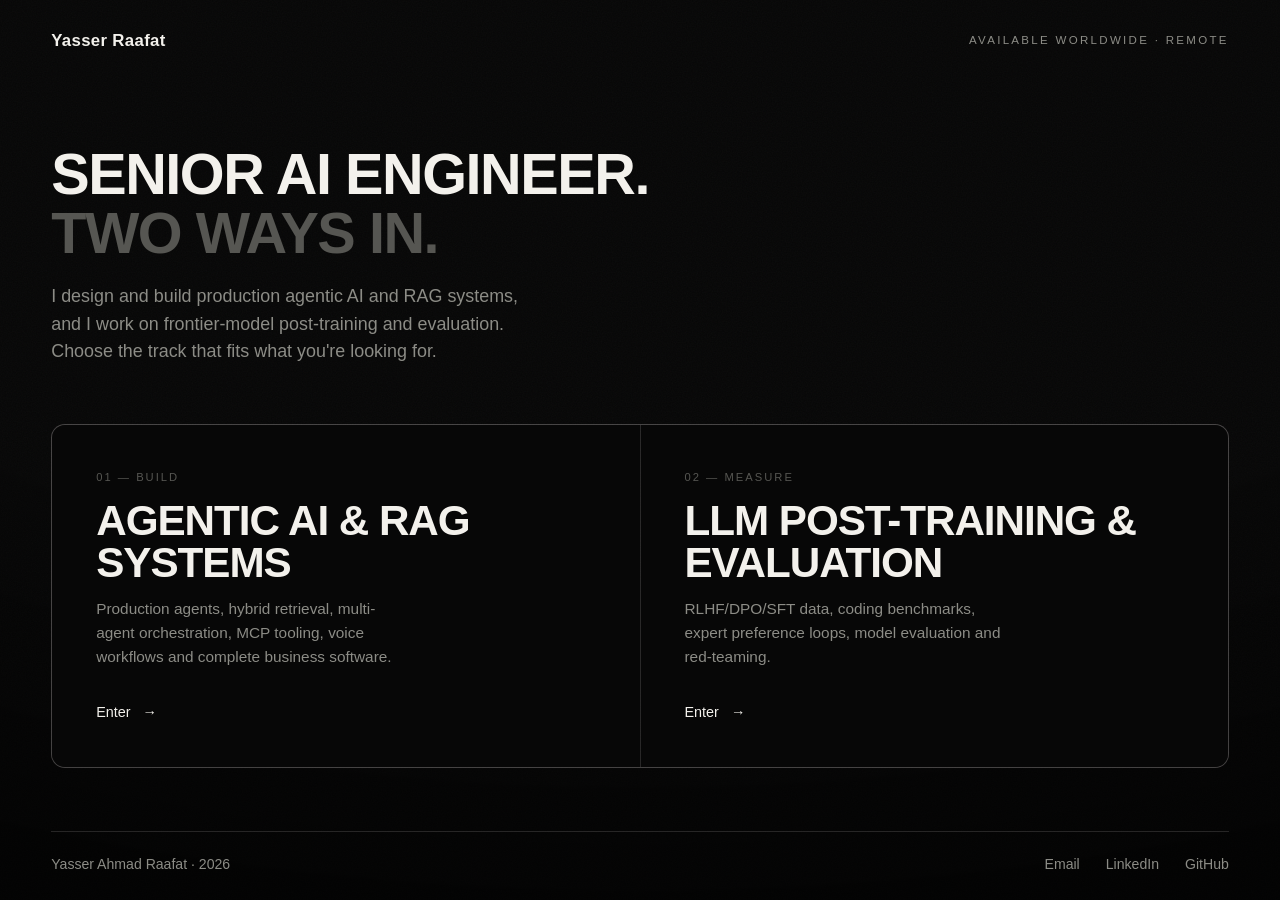
<file: index.html>
<!doctype html>
<html lang="en" dir="ltr">
<head>
<meta charset="utf-8"><meta name="viewport" content="width=device-width,initial-scale=1,viewport-fit=cover">
<title>Yasser Raafat — Senior AI Engineer</title>
<meta name="description" content="Yasser Ahmad Raafat — Senior AI Engineer and Systems Architect. Agentic AI, multi-agent systems, MCP, production software, and frontier-model evaluation. Available worldwide for remote work.">
<meta name="theme-color" content="#070707"><meta name="color-scheme" content="dark">
<meta property="og:type" content="website"><meta property="og:title" content="Yasser Raafat — AI Engineer"><meta property="og:description" content="Agentic AI and RAG systems · LLM post-training and evaluation."><meta property="og:url" content="https://yasserra-fat.github.io/Portfolio/">
<meta name="twitter:card" content="summary"><link rel="canonical" href="https://yasserra-fat.github.io/Portfolio/">
<link rel="stylesheet" href="site.css">
<script type="application/ld+json">{"@context":"https://schema.org","@type":"Person","name":"Yasser Ahmad Raafat","jobTitle":"Senior AI Engineer","url":"https://yasserra-fat.github.io/Portfolio/","email":"mailto:yasserwork123@gmail.com","sameAs":["https://www.linkedin.com/in/yasser-ahmed-raafat-592a2b164/","https://github.com/YasserRa-fat"],"knowsAbout":["Agentic AI","Multi-Agent Systems","Model Context Protocol","LLM Post-Training","Model Evaluation","Retrieval-Augmented Generation","Backend Engineering","Distributed Systems","Data Analysis"]}</script>
</head>
<body><div class="grain" aria-hidden="true"></div><div class="vign" aria-hidden="true"></div>
<div class="wrap home-shell">
  <header class="topbar home-top"><div class="inner"><a class="brand" href="./">Yasser Raafat</a><span class="label">Available worldwide · Remote</span></div></header>
  <main class="home-mid">
    <h1 class="home-intro">Senior AI engineer.<br><span class="stroke">Two ways in.</span></h1>
    <p class="home-lead">I design and build production agentic AI and RAG systems, and I work on frontier-model post-training and evaluation. Choose the track that fits what you're looking for.</p>
    <nav class="paths home-paths" aria-label="Portfolio tracks">
      <a class="path" href="agentic/"><span class="n">01 — Build</span><h2>Agentic AI &amp; RAG Systems</h2><p>Production agents, hybrid retrieval, multi-agent orchestration, MCP tooling, voice workflows and complete business software.</p><span class="go">Enter <span class="arrow">→</span></span></a>
      <a class="path" href="eval/"><span class="n">02 — Measure</span><h2>LLM Post-Training &amp; Evaluation</h2><p>RLHF/DPO/SFT data, coding benchmarks, expert preference loops, model evaluation and red-teaming.</p><span class="go">Enter <span class="arrow">→</span></span></a>
    </nav>
  </main>
  <footer class="foot"><span>Yasser Ahmad Raafat · 2026</span><div class="links"><a href="mailto:yasserwork123@gmail.com">Email</a><a href="https://www.linkedin.com/in/yasser-ahmed-raafat-592a2b164/" target="_blank" rel="noopener">LinkedIn</a><a href="https://github.com/YasserRa-fat" target="_blank" rel="noopener">GitHub</a></div></footer>
</div>
</body></html>
</file>
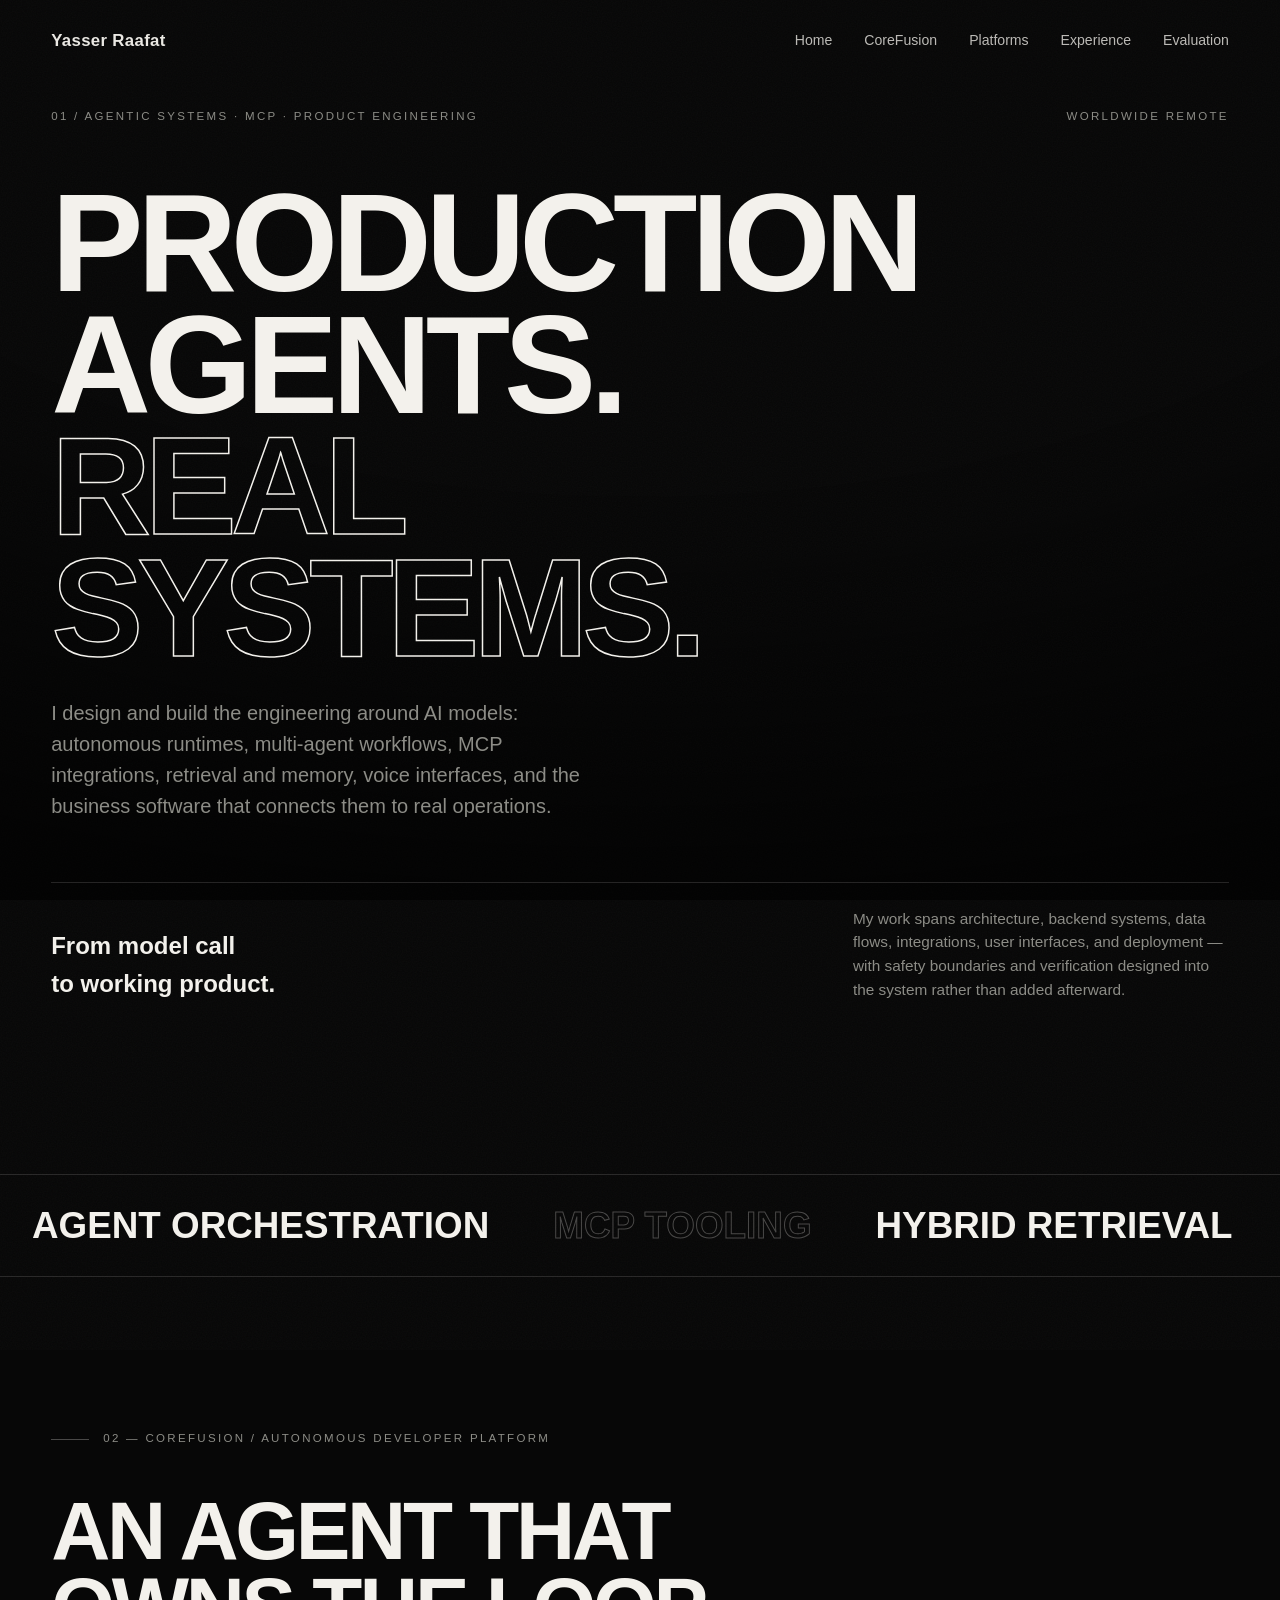
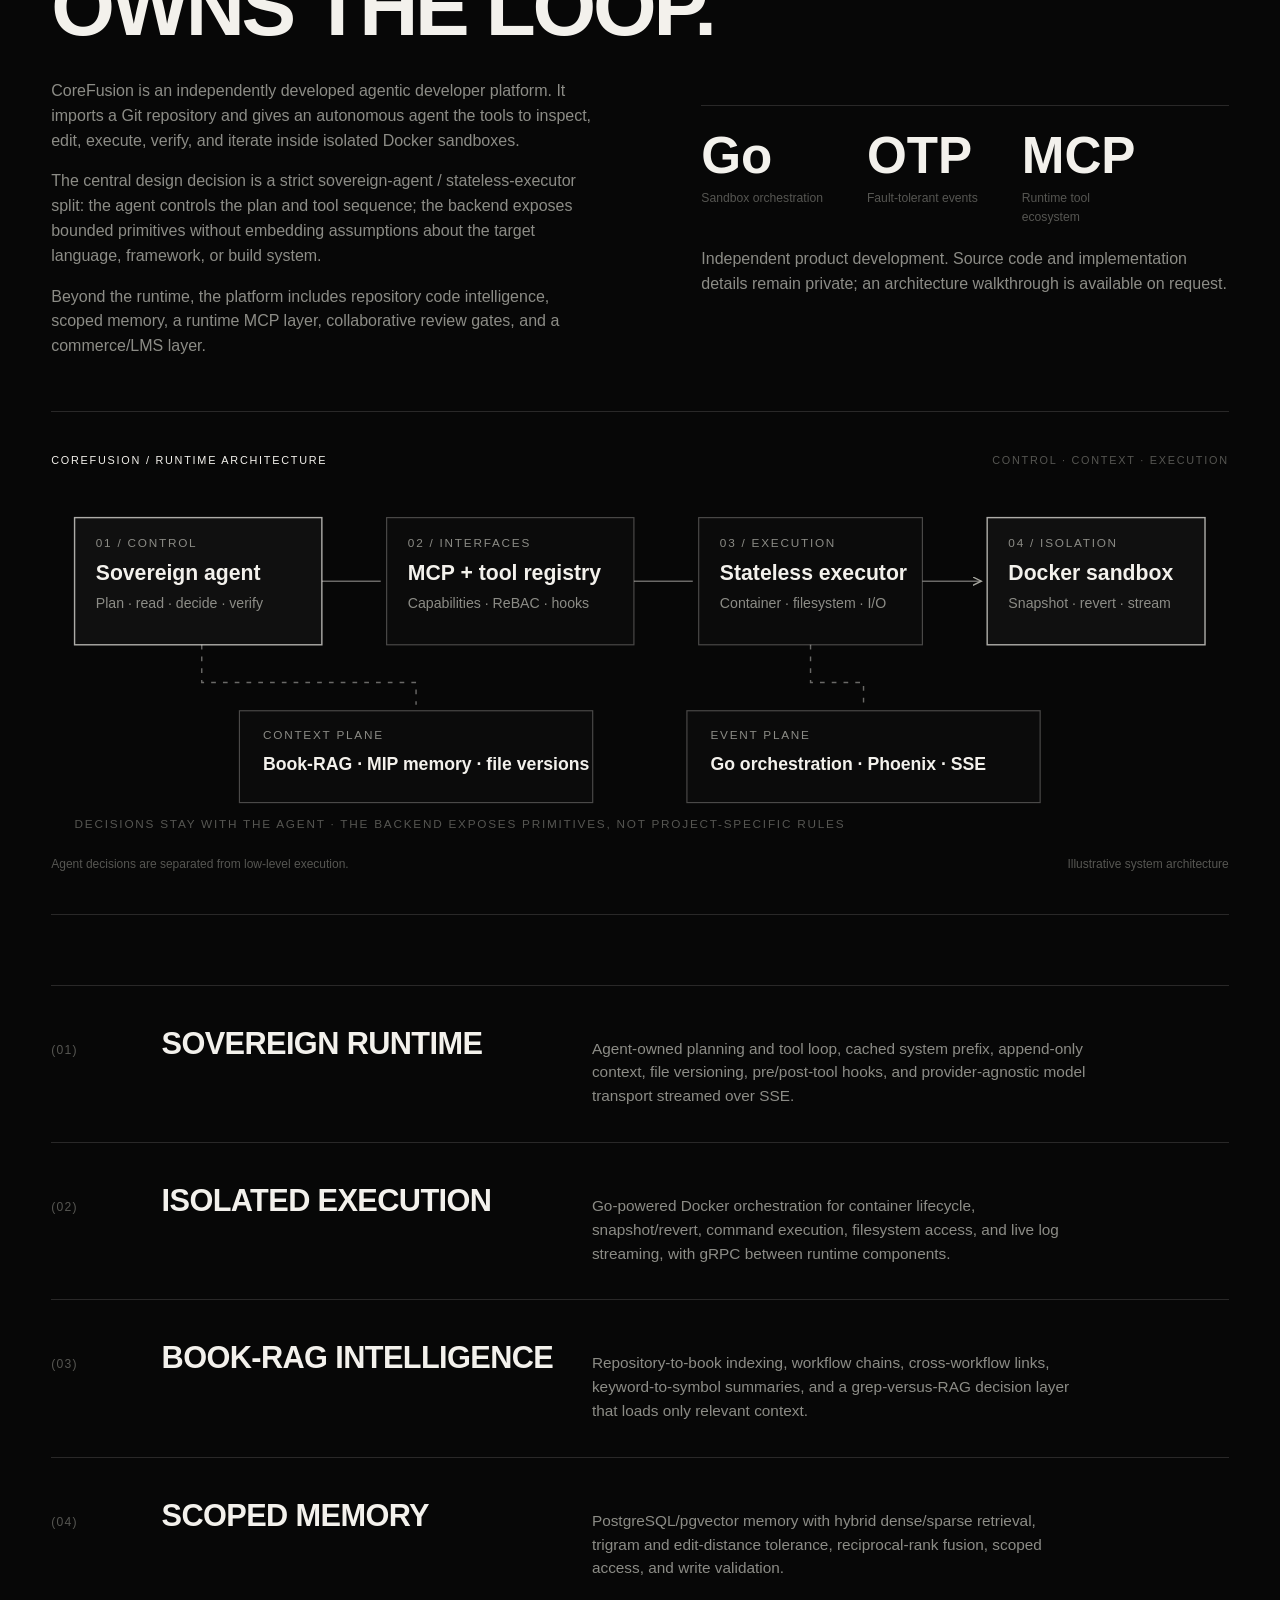
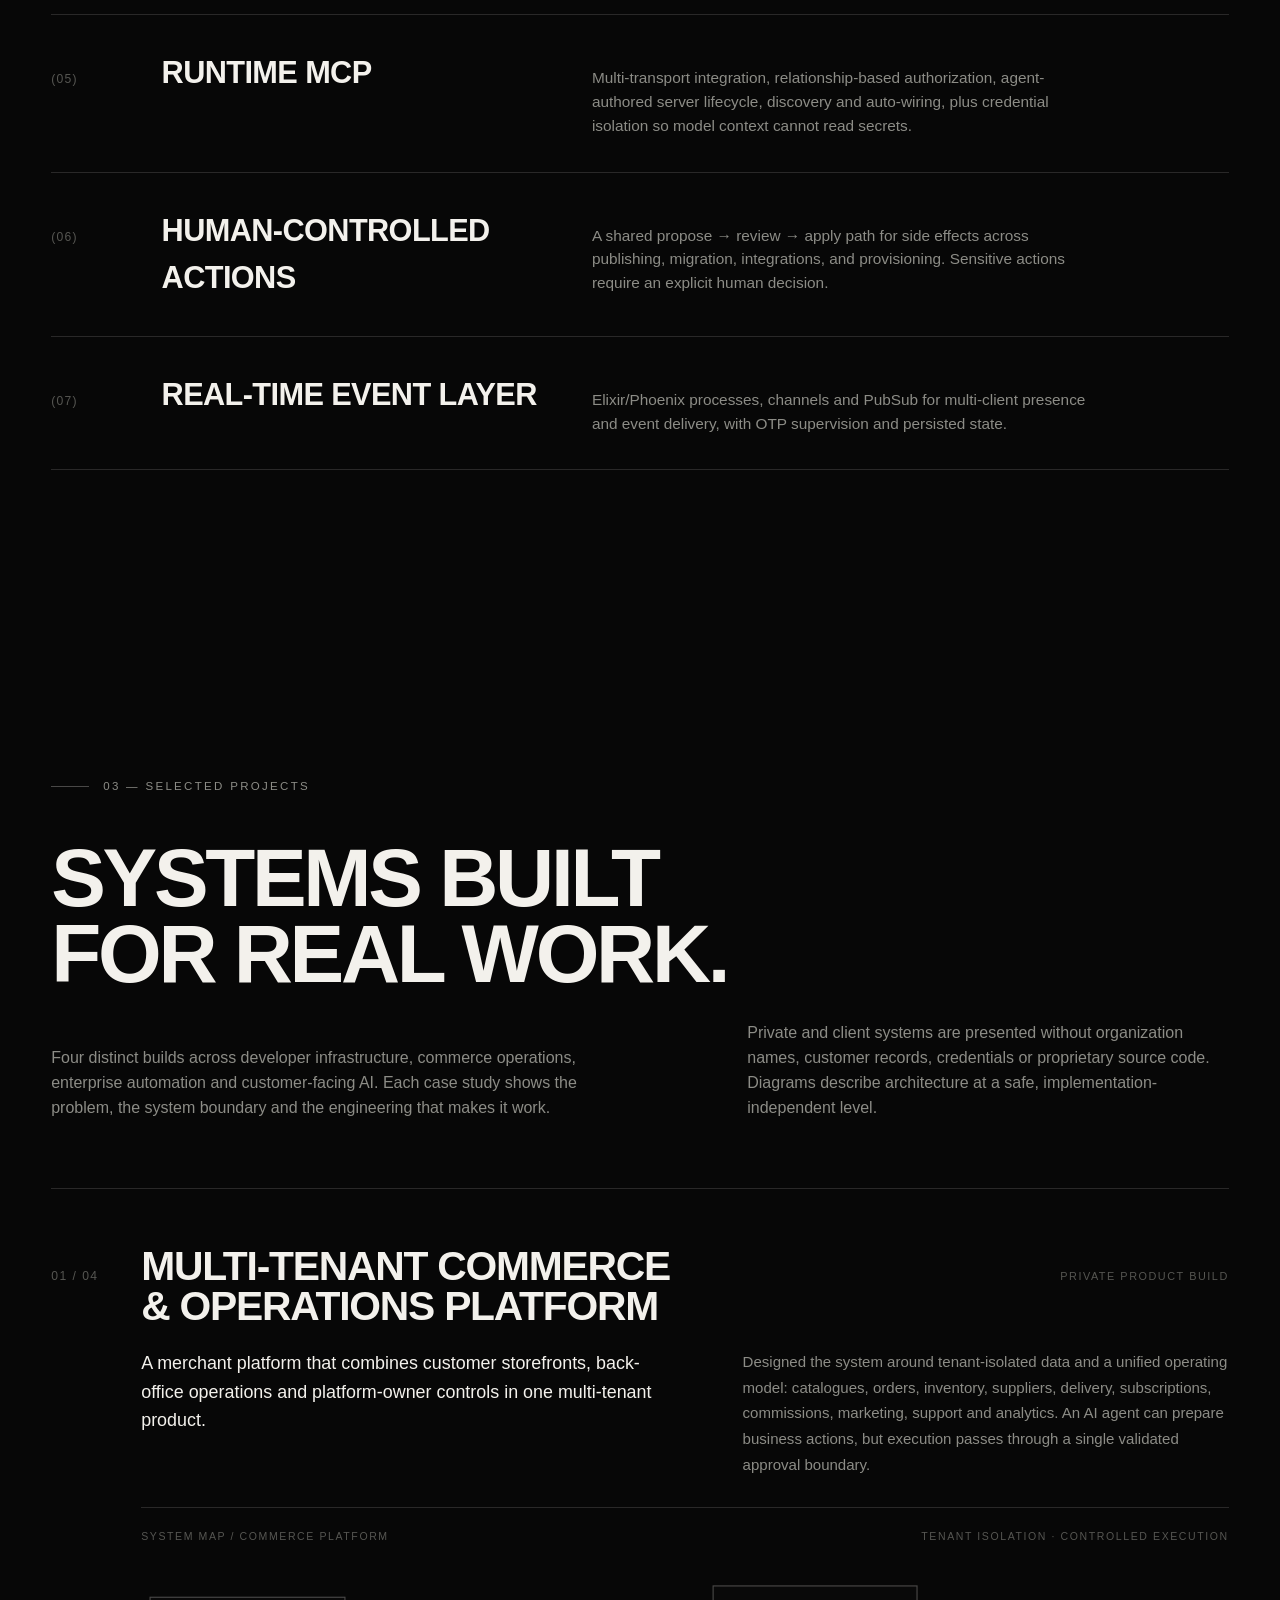
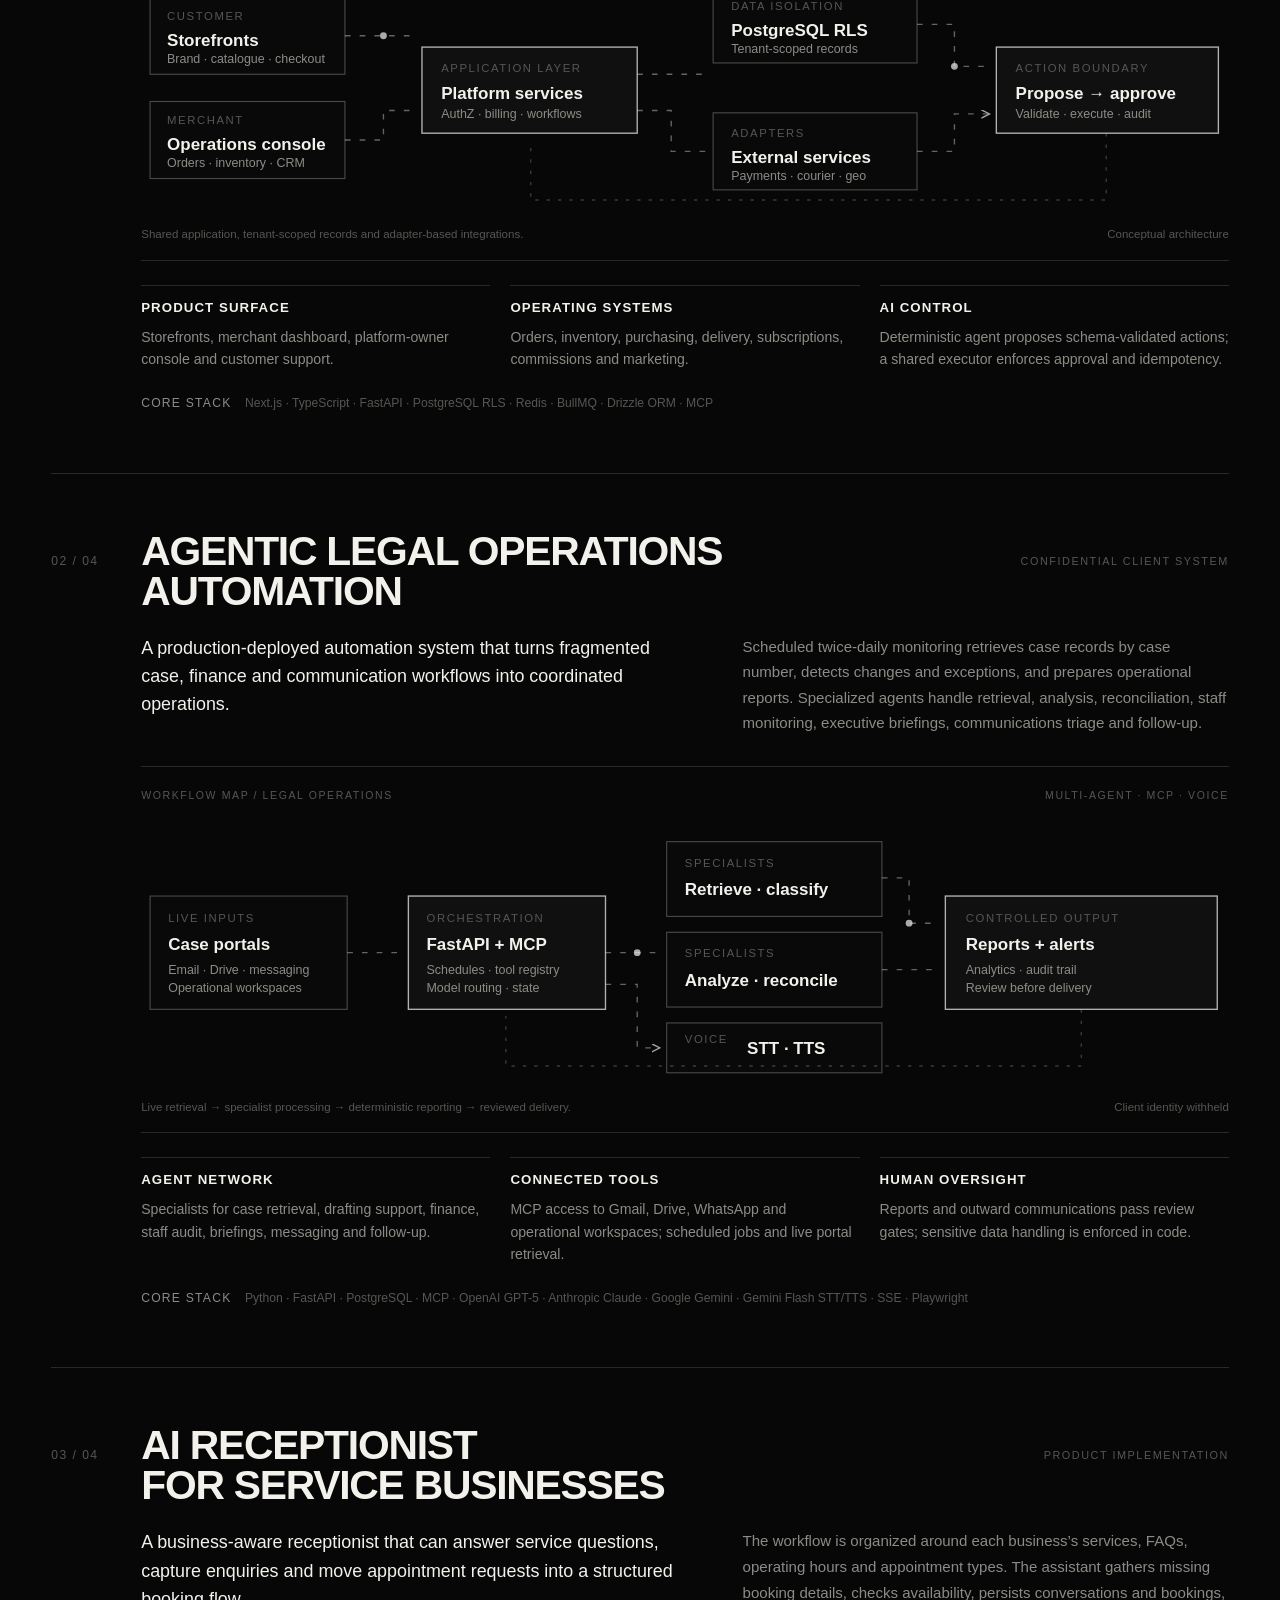
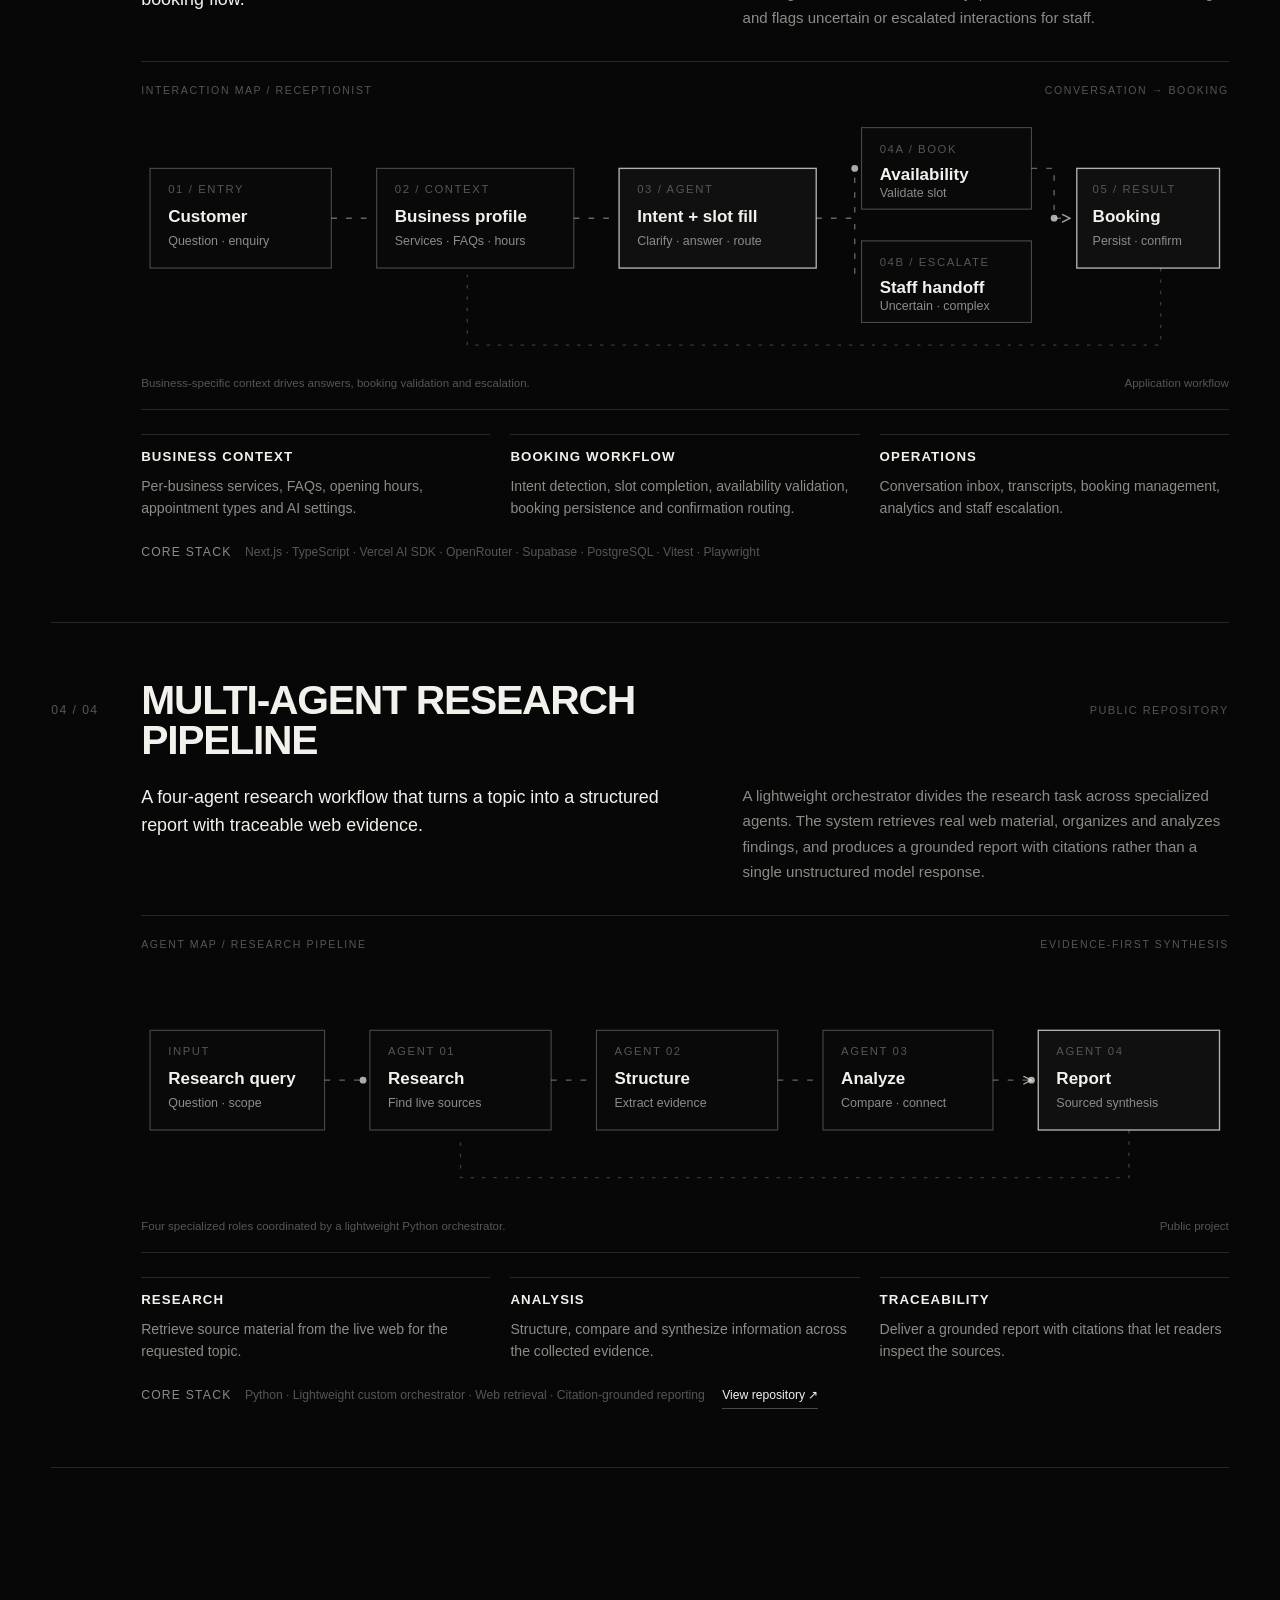
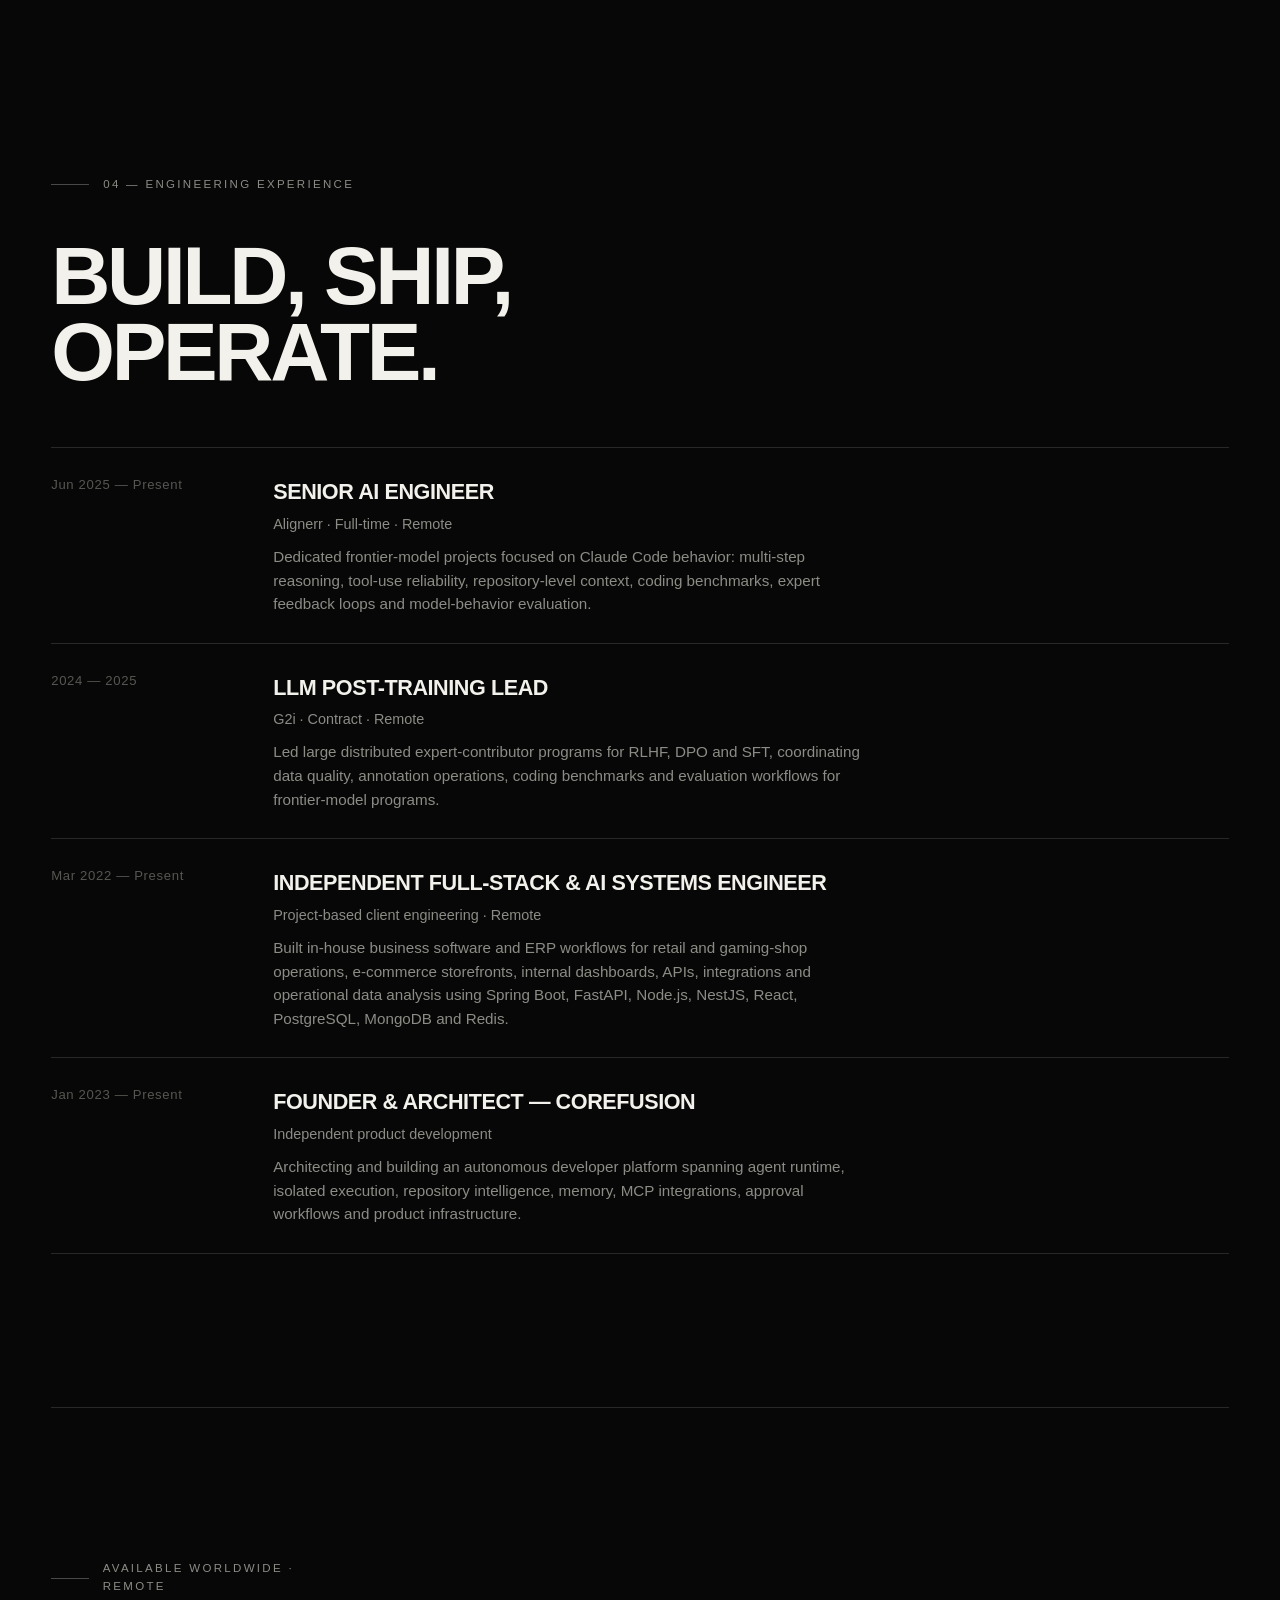
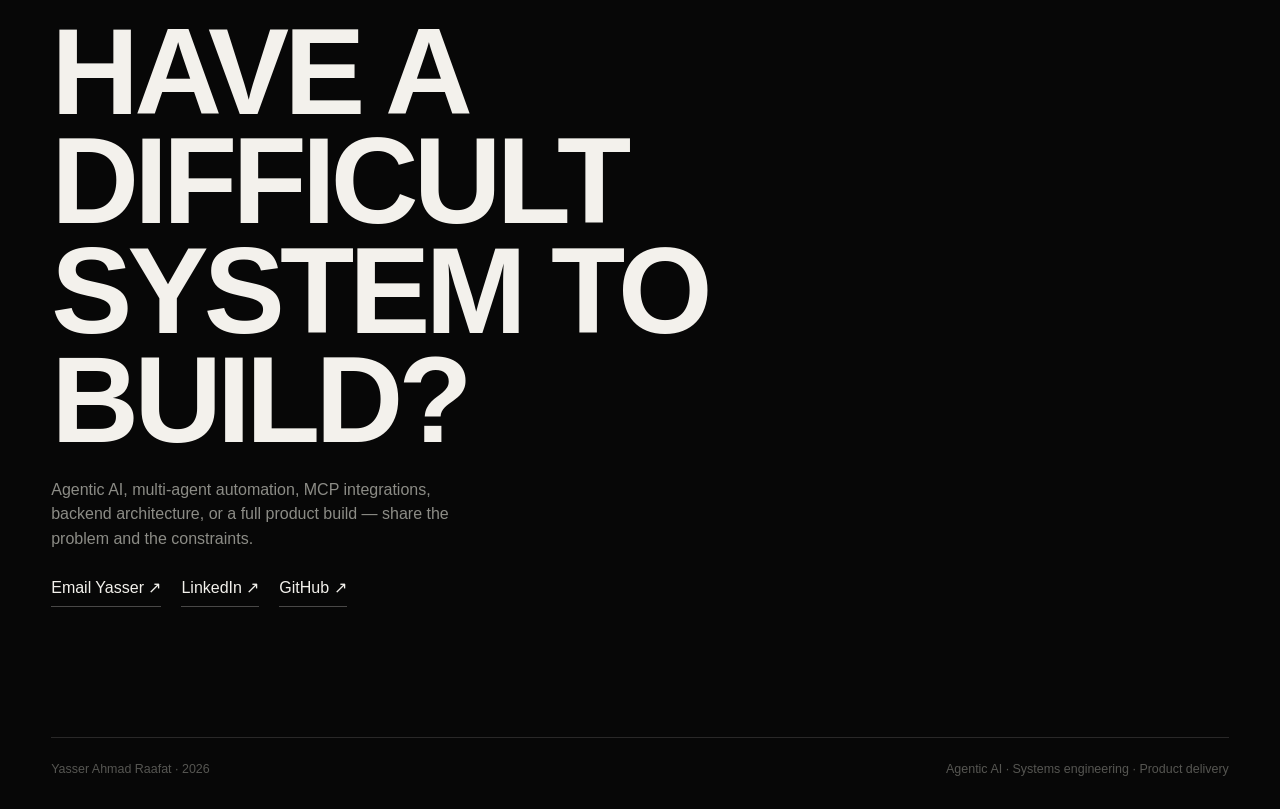
<file: agentic/index.html>
<!doctype html><html lang="en" dir="ltr"><head>
<meta charset="utf-8"><meta name="viewport" content="width=device-width,initial-scale=1,viewport-fit=cover">
<title>Yasser Raafat — Agentic AI &amp; Systems Engineering</title>
<meta name="description" content="Production agentic AI systems, multi-agent orchestration, MCP architecture, retrieval and memory, voice workflows, and full-stack business software.">
<meta name="theme-color" content="#070707"><meta name="color-scheme" content="dark"><meta property="og:type" content="website"><meta property="og:title" content="Yasser Raafat — Agentic AI &amp; Systems Engineering"><meta property="og:description" content="Agent runtimes, MCP, business workflow automation, and production software."><meta property="og:url" content="https://yasserra-fat.github.io/Portfolio/agentic/">
<link rel="canonical" href="https://yasserra-fat.github.io/Portfolio/agentic/"><link rel="stylesheet" href="../site.css">
<script type="application/ld+json">{"@context":"https://schema.org","@type":"Person","name":"Yasser Ahmad Raafat","jobTitle":"Senior AI Engineer","url":"https://yasserra-fat.github.io/Portfolio/agentic/","sameAs":["https://www.linkedin.com/in/yasser-ahmed-raafat-592a2b164/","https://github.com/YasserRa-fat"],"knowsAbout":["Agentic AI","Multi-Agent Orchestration","MCP","FastAPI","Go","Elixir","PostgreSQL","RAG","STT","TTS"]}</script>
<style>
/* Selected projects: editorial layout, diagram motion stays monochrome. */
#platforms .project-diagram .wide-diagram{display:block}
#platforms .project-diagram .mobile-diagram{display:none}
@media(max-width:760px){#platforms .project-diagram .wide-diagram{display:none}#platforms .project-diagram .mobile-diagram{display:block}}

#platforms .projects-lead{display:grid;grid-template-columns:1.05fr .8fr;gap:clamp(24px,5vw,72px);align-items:end;margin-top:30px}
#platforms .projects-lead p{color:var(--muted);max-width:60ch;margin:0}
#platforms .project-list{border-top:1px solid var(--line);margin-top:clamp(38px,6vw,68px)}
#platforms .project{padding:clamp(34px,5vw,58px) 0;border-bottom:1px solid var(--line)}
#platforms .project-head{display:grid;grid-template-columns:72px minmax(0,1fr) auto;gap:18px;align-items:baseline}
#platforms .project-no{font-size:.76rem;letter-spacing:.12em;color:var(--dim)}
#platforms .project-title{font-family:"Clash Display",Arial,sans-serif;font-size:clamp(1.55rem,3.2vw,2.55rem);font-weight:600;line-height:.98;letter-spacing:-.03em;text-transform:uppercase;margin:0}
#platforms .project-kind{font-size:.68rem;letter-spacing:.14em;text-transform:uppercase;color:var(--dim);white-space:nowrap}
#platforms .project-summary{display:grid;grid-template-columns:1.05fr .95fr;gap:clamp(24px,5vw,70px);margin:22px 0 0 90px;align-items:start}
#platforms .project-summary .thesis{font-size:clamp(1.02rem,1.4vw,1.16rem);line-height:1.58;color:var(--fg);max-width:58ch;margin:0}
#platforms .project-summary .detail{color:var(--muted);font-size:.94rem;line-height:1.7;max-width:58ch;margin:0}
#platforms .project-diagram{margin:30px 0 0 90px;border-block:1px solid var(--line);padding:20px 0 16px;position:relative;overflow:hidden}
#platforms .diagram-label{display:flex;justify-content:space-between;gap:14px;margin-bottom:16px;color:var(--dim);font-size:.66rem;letter-spacing:.15em;text-transform:uppercase}
#platforms .project-diagram svg{width:100%;height:auto;display:block;overflow:visible}
#platforms .project-diagram svg text{font-family:"General Sans",Arial,sans-serif;fill:var(--fg)}
#platforms .project-diagram .t-kicker{font-size:10px;letter-spacing:1.4px;fill:var(--dim)}
#platforms .project-diagram .t-title{font-size:15px;font-weight:600}
#platforms .project-diagram .t-sub{font-size:11px;fill:var(--muted)}
#platforms .project-diagram .node{fill:#090909;stroke:rgba(243,241,236,.28);stroke-width:1;transition:stroke .35s ease,fill .35s ease}
#platforms .project-diagram .node.em{fill:#101010;stroke:rgba(243,241,236,.72);stroke-width:1.2}
#platforms .project-diagram .edge{fill:none;stroke:rgba(243,241,236,.4);stroke-width:1.2}
#platforms .project-diagram .edge.flow{stroke-dasharray:5 8;animation:projectFlow 8s linear infinite}
#platforms .project-diagram .edge.return{stroke-dasharray:3 7;opacity:.55;animation:projectFlow 12s linear infinite reverse}
#platforms .project-diagram .pulse{fill:var(--fg);opacity:.7;transform-box:fill-box;transform-origin:center;animation:nodePulse 3.2s ease-in-out infinite}
#platforms .project-diagram .diagram-node{cursor:default}
#platforms .project-diagram .diagram-node:hover .node{stroke:rgba(243,241,236,.9);fill:#151515}
#platforms .diagram-note{display:flex;justify-content:space-between;gap:18px;color:var(--dim);font-size:.72rem;margin-top:12px}
#platforms .project-facts{display:grid;grid-template-columns:repeat(3,minmax(0,1fr));gap:20px;margin:24px 0 0 90px}
#platforms .fact{border-top:1px solid var(--line);padding-top:12px}
#platforms .fact b{display:block;font-family:"Clash Display",Arial,sans-serif;font-size:.83rem;font-weight:600;letter-spacing:.08em;text-transform:uppercase;margin-bottom:7px}
#platforms .fact span{display:block;color:var(--muted);font-size:.88rem;line-height:1.6}
#platforms .stack-line{margin:22px 0 0 90px;color:var(--dim);font-size:.76rem;line-height:1.8}
#platforms .stack-line strong{color:var(--muted);font-weight:500;text-transform:uppercase;letter-spacing:.1em;margin-right:10px}
#platforms .project-link{display:inline-block;margin-left:14px;color:var(--fg);border-bottom:1px solid var(--line2);text-decoration:none;padding-bottom:2px;white-space:nowrap}#platforms .project-link:hover{color:var(--muted)}
@keyframes projectFlow{to{stroke-dashoffset:-104}}
@keyframes nodePulse{0%,100%{opacity:.28;transform:scale(.72)}50%{opacity:.9;transform:scale(1.18)}}
@media(max-width:760px){
 #platforms .projects-lead{grid-template-columns:1fr;gap:14px}
 #platforms .project-head{grid-template-columns:38px minmax(0,1fr);gap:10px}
 #platforms .project-kind{grid-column:2;white-space:normal;margin-top:2px}
 #platforms .project-summary,#platforms .project-diagram,#platforms .project-facts,#platforms .stack-line{margin-left:48px}
 #platforms .project-summary{grid-template-columns:1fr;gap:12px}
 #platforms .project-facts{grid-template-columns:1fr;gap:13px}
 #platforms .diagram-label{font-size:.58rem;letter-spacing:.1em}
 #platforms .diagram-note{font-size:.66rem}
}
@media(prefers-reduced-motion:reduce){#platforms .project-diagram .edge.flow,#platforms .project-diagram .edge.return,#platforms .project-diagram .pulse{animation:none!important}}
</style>

</head>
<body><div class="grain" aria-hidden="true"></div><div class="vign" aria-hidden="true"></div>
<header class="topbar"><div class="wrap inner"><a class="brand" href="../">Yasser Raafat</a><nav class="nav"><a href="../">Home</a><a href="#corefusion">CoreFusion</a><a href="#platforms">Platforms</a><a href="#experience">Experience</a><a href="../eval/">Evaluation</a></nav></div></header>
<main>
<section class="hero wrap"><div class="topline"><span class="label">01 / Agentic systems · MCP · Product engineering</span><span class="label right">Worldwide remote</span></div><h1>Production agents.<br><span class="stroke">Real systems.</span></h1><p class="lead">I design and build the engineering around AI models: autonomous runtimes, multi-agent workflows, MCP integrations, retrieval and memory, voice interfaces, and the business software that connects them to real operations.</p><div class="meta"><div class="strong">From model call<br>to working product.</div><div class="side">My work spans architecture, backend systems, data flows, integrations, user interfaces, and deployment — with safety boundaries and verification designed into the system rather than added afterward.</div></div></section>
<div class="marquee" aria-hidden="true"><div class="track"><span>Agent orchestration</span><span class="outline">MCP tooling</span><span>Hybrid retrieval</span><span class="outline">Voice systems</span><span>Production APIs</span><span class="outline">Human approval</span><span>Agent orchestration</span><span class="outline">MCP tooling</span><span>Hybrid retrieval</span><span class="outline">Voice systems</span><span>Production APIs</span><span class="outline">Human approval</span></div></div>
<section class="content wrap" id="corefusion"><p class="eyebrow">02 — CoreFusion / Autonomous developer platform</p><h2 class="section-title">An agent that<br>owns the loop.</h2>
<div class="proof"><div><p>CoreFusion is an independently developed agentic developer platform. It imports a Git repository and gives an autonomous agent the tools to inspect, edit, execute, verify, and iterate inside isolated Docker sandboxes.</p><p>The central design decision is a strict sovereign-agent / stateless-executor split: the agent controls the plan and tool sequence; the backend exposes bounded primitives without embedding assumptions about the target language, framework, or build system.</p><p>Beyond the runtime, the platform includes repository code intelligence, scoped memory, a runtime MCP layer, collaborative review gates, and a commerce/LMS layer.</p></div><div><div class="statline"><div class="stat"><span class="v">Go</span><span class="k">Sandbox orchestration</span></div><div class="stat"><span class="v">OTP</span><span class="k">Fault-tolerant events</span></div><div class="stat"><span class="v">MCP</span><span class="k">Runtime tool ecosystem</span></div></div><p style="margin-top:20px">Independent product development. Source code and implementation details remain private; an architecture walkthrough is available on request.</p></div></div>
<div class="diagram-wrap"><div class="diagram-head"><strong>CoreFusion / Runtime architecture</strong><span>Control · context · execution</span></div><svg class="diagram diagram-desktop" viewBox="0 0 1000 300" role="img" aria-label="CoreFusion architecture: agent loop, tool and context interfaces, executor primitives, and isolated sandbox">
<defs><marker id="arrc" markerWidth="8" markerHeight="8" refX="6" refY="3" orient="auto"><path d="M0,0 L6,3 L0,6" fill="none" stroke="#a7a7a0" stroke-width="1"/></marker></defs>
<rect class="node-strong" x="20" y="26" width="210" height="108"/><text class="tiny muted" x="38" y="51">01 / CONTROL</text><text class="big" x="38" y="79">Sovereign agent</text><text class="small muted" x="38" y="103">Plan · read · decide · verify</text>
<rect class="node" x="285" y="26" width="210" height="108"/><text class="tiny muted" x="303" y="51">02 / INTERFACES</text><text class="big" x="303" y="79">MCP + tool registry</text><text class="small muted" x="303" y="103">Capabilities · ReBAC · hooks</text>
<rect class="node" x="550" y="26" width="190" height="108"/><text class="tiny muted" x="568" y="51">03 / EXECUTION</text><text class="big" x="568" y="79">Stateless executor</text><text class="small muted" x="568" y="103">Container · filesystem · I/O</text>
<rect class="node-strong" x="795" y="26" width="185" height="108"/><text class="tiny muted" x="813" y="51">04 / ISOLATION</text><text class="big" x="813" y="79">Docker sandbox</text><text class="small muted" x="813" y="103">Snapshot · revert · stream</text>
<path class="line" marker-end="url(#arrc)" d="M230 80H280 M495 80H545 M740 80H790"/>
<rect class="node" x="160" y="190" width="300" height="78"/><text class="tiny muted" x="180" y="214">CONTEXT PLANE</text><text class="main" x="180" y="240">Book-RAG · MIP memory · file versions</text>
<rect class="node" x="540" y="190" width="300" height="78"/><text class="tiny muted" x="560" y="214">EVENT PLANE</text><text class="main" x="560" y="240">Go orchestration · Phoenix · SSE</text>
<path class="line dash" d="M128 134V166H310V185 M645 134V166H690V185"/>
<text class="tiny dim" x="20" y="290">DECISIONS STAY WITH THE AGENT · THE BACKEND EXPOSES PRIMITIVES, NOT PROJECT-SPECIFIC RULES</text>
</svg>
<svg class="diagram diagram-mobile" viewBox="0 0 360 560" role="img" aria-label="CoreFusion vertical architecture diagram">
<defs><marker id="arrcm" markerWidth="8" markerHeight="8" refX="6" refY="3" orient="auto"><path d="M0,0 L6,3 L0,6" fill="none" stroke="#a7a7a0" stroke-width="1"/></marker></defs>
<g><rect class="node-strong" x="18" y="12" width="324" height="78"/><text class="tiny muted" x="34" y="34">01 / CONTROL</text><text class="main" x="34" y="57">Sovereign agent</text><text class="small muted" x="34" y="76">Plan · read · decide · verify</text><path class="line" marker-end="url(#arrcm)" d="M180 90V116"/></g>
<g><rect class="node" x="18" y="122" width="324" height="78"/><text class="tiny muted" x="34" y="144">02 / INTERFACES</text><text class="main" x="34" y="167">MCP + tool registry</text><text class="small muted" x="34" y="186">Capabilities · ReBAC · hooks</text><path class="line" marker-end="url(#arrcm)" d="M180 200V226"/></g>
<g><rect class="node" x="18" y="232" width="324" height="78"/><text class="tiny muted" x="34" y="254">03 / EXECUTION</text><text class="main" x="34" y="277">Stateless executor</text><text class="small muted" x="34" y="296">Container · filesystem · I/O</text><path class="line" marker-end="url(#arrcm)" d="M180 310V336"/></g>
<g><rect class="node-strong" x="18" y="342" width="324" height="78"/><text class="tiny muted" x="34" y="364">04 / ISOLATION</text><text class="main" x="34" y="387">Docker sandbox</text><text class="small muted" x="34" y="406">Snapshot · revert · stream</text></g>
<path class="line dash" d="M180 420V445H90V460 M180 445H270V460"/><rect class="node" x="18" y="462" width="144" height="78"/><text class="tiny muted" x="30" y="485">CONTEXT</text><text class="small" x="30" y="508">Book-RAG · MIP</text><rect class="node" x="198" y="462" width="144" height="78"/><text class="tiny muted" x="210" y="485">EVENTS</text><text class="small" x="210" y="508">Go · Phoenix · SSE</text></svg><div class="diagram-caption"><span>Agent decisions are separated from low-level execution.</span><span>Illustrative system architecture</span></div></div>
<div class="rule-list">
<div class="rule-row"><span class="idx">(01)</span><h3>Sovereign runtime</h3><p>Agent-owned planning and tool loop, cached system prefix, append-only context, file versioning, pre/post-tool hooks, and provider-agnostic model transport streamed over SSE.</p></div>
<div class="rule-row"><span class="idx">(02)</span><h3>Isolated execution</h3><p>Go-powered Docker orchestration for container lifecycle, snapshot/revert, command execution, filesystem access, and live log streaming, with gRPC between runtime components.</p></div>
<div class="rule-row"><span class="idx">(03)</span><h3>Book-RAG intelligence</h3><p>Repository-to-book indexing, workflow chains, cross-workflow links, keyword-to-symbol summaries, and a grep-versus-RAG decision layer that loads only relevant context.</p></div>
<div class="rule-row"><span class="idx">(04)</span><h3>Scoped memory</h3><p>PostgreSQL/pgvector memory with hybrid dense/sparse retrieval, trigram and edit-distance tolerance, reciprocal-rank fusion, scoped access, and write validation.</p></div>
<div class="rule-row"><span class="idx">(05)</span><h3>Runtime MCP</h3><p>Multi-transport integration, relationship-based authorization, agent-authored server lifecycle, discovery and auto-wiring, plus credential isolation so model context cannot read secrets.</p></div>
<div class="rule-row"><span class="idx">(06)</span><h3>Human-controlled actions</h3><p>A shared propose → review → apply path for side effects across publishing, migration, integrations, and provisioning. Sensitive actions require an explicit human decision.</p></div>
<div class="rule-row"><span class="idx">(07)</span><h3>Real-time event layer</h3><p>Elixir/Phoenix processes, channels and PubSub for multi-client presence and event delivery, with OTP supervision and persisted state.</p></div>
</div></section>
<section class="content wrap" id="platforms">
<p class="eyebrow">03 — Selected projects</p>
<h2 class="section-title">Systems built<br>for real work.</h2>
<div class="projects-lead">
  <p>Four distinct builds across developer infrastructure, commerce operations, enterprise automation and customer-facing AI. Each case study shows the problem, the system boundary and the engineering that makes it work.</p>
  <p>Private and client systems are presented without organization names, customer records, credentials or proprietary source code. Diagrams describe architecture at a safe, implementation-independent level.</p>
</div>
<div class="project-list">
  <article class="project" id="commerce-platform">
    <header class="project-head"><span class="project-no">01 / 04</span><h3 class="project-title">Multi-tenant commerce<br>&amp; operations platform</h3><span class="project-kind">Private product build</span></header>
    <div class="project-summary">
      <p class="thesis">A merchant platform that combines customer storefronts, back-office operations and platform-owner controls in one multi-tenant product.</p>
      <p class="detail">Designed the system around tenant-isolated data and a unified operating model: catalogues, orders, inventory, suppliers, delivery, subscriptions, commissions, marketing, support and analytics. An AI agent can prepare business actions, but execution passes through a single validated approval boundary.</p>
    </div>
    <div class="project-diagram">
      <div class="diagram-label"><span>System map / commerce platform</span><span>Tenant isolation · controlled execution</span></div>
      <svg class="diagram wide-diagram" viewBox="0 0 960 224" role="img" aria-label="Commerce platform architecture showing customer storefronts and merchant console feeding platform services, tenant-isolated data, integrations and a human-approved action executor">
        <defs><marker id="commerceArrow" markerWidth="7" markerHeight="7" refX="6" refY="3" orient="auto"><path d="M0 0L6 3L0 6" fill="none" stroke="#a7a7a0" stroke-width="1"/></marker></defs>
        <g class="diagram-node"><rect class="node" x="8" y="32" width="172" height="68"/><text class="t-kicker" x="23" y="52">CUSTOMER</text><text class="t-title" x="23" y="75">Storefronts</text><text class="t-sub" x="23" y="90">Brand · catalogue · checkout</text></g>
        <g class="diagram-node"><rect class="node" x="8" y="124" width="172" height="68"/><text class="t-kicker" x="23" y="144">MERCHANT</text><text class="t-title" x="23" y="167">Operations console</text><text class="t-sub" x="23" y="182">Orders · inventory · CRM</text></g>
        <rect class="node em" x="248" y="76" width="190" height="76"/><text class="t-kicker" x="265" y="98">APPLICATION LAYER</text><text class="t-title" x="265" y="122">Platform services</text><text class="t-sub" x="265" y="139">AuthZ · billing · workflows</text>
        <rect class="node" x="505" y="22" width="180" height="68"/><text class="t-kicker" x="521" y="43">DATA ISOLATION</text><text class="t-title" x="521" y="66">PostgreSQL RLS</text><text class="t-sub" x="521" y="81">Tenant-scoped records</text>
        <rect class="node" x="505" y="134" width="180" height="68"/><text class="t-kicker" x="521" y="155">ADAPTERS</text><text class="t-title" x="521" y="178">External services</text><text class="t-sub" x="521" y="193">Payments · courier · geo</text>
        <rect class="node em" x="755" y="76" width="196" height="76"/><text class="t-kicker" x="772" y="98">ACTION BOUNDARY</text><text class="t-title" x="772" y="122">Propose → approve</text><text class="t-sub" x="772" y="139">Validate · execute · audit</text>
        <path class="edge flow" marker-end="url(#commerceArrow)" d="M180 66H242 M180 158H214V132H242 M438 100H499 M438 132H468V168H499 M685 56H718V93H749 M685 168H718V135H749"/><path class="edge return" d="M852 152V211H344V158"/><circle class="pulse" cx="214" cy="66" r="3"/><circle class="pulse" cx="718" cy="93" r="3"/>
      </svg>
<svg class="diagram mobile-diagram" viewBox="0 0 360 590" role="img" aria-label="Mobile commerce architecture: customer storefront and merchant operations connect to platform services, tenant-isolated data, service adapters and an approved action executor">
<defs><marker id="cmob" markerWidth="7" markerHeight="7" refX="6" refY="3" orient="auto"><path d="M0 0L6 3L0 6" fill="none" stroke="#a7a7a0" stroke-width="1"/></marker></defs>
<rect class="node" x="18" y="12" width="324" height="62"/><text class="t-kicker" x="34" y="34">CUSTOMER</text><text class="t-title" x="34" y="57">Storefronts · catalogue · checkout</text><path class="edge flow" marker-end="url(#cmob)" d="M180 74V96"/>
<rect class="node" x="18" y="102" width="324" height="62"/><text class="t-kicker" x="34" y="124">MERCHANT</text><text class="t-title" x="34" y="147">Orders · inventory · CRM</text><path class="edge flow" marker-end="url(#cmob)" d="M180 164V186"/>
<rect class="node em" x="18" y="192" width="324" height="72"/><text class="t-kicker" x="34" y="214">APPLICATION LAYER</text><text class="t-title" x="34" y="238">Platform services</text><text class="t-sub" x="34" y="254">AuthZ · billing · workflows</text><path class="edge flow" marker-end="url(#cmob)" d="M180 264V286"/>
<rect class="node" x="18" y="292" width="324" height="62"/><text class="t-kicker" x="34" y="314">DATA ISOLATION</text><text class="t-title" x="34" y="337">PostgreSQL row-level security</text><path class="edge flow" marker-end="url(#cmob)" d="M180 354V376"/>
<rect class="node" x="18" y="382" width="324" height="62"/><text class="t-kicker" x="34" y="404">INTEGRATION ADAPTERS</text><text class="t-title" x="34" y="427">Payments · courier · geo</text><path class="edge flow" marker-end="url(#cmob)" d="M180 444V466"/>
<rect class="node em" x="18" y="472" width="324" height="78"/><text class="t-kicker" x="34" y="494">AI ACTION BOUNDARY</text><text class="t-title" x="34" y="518">Propose → approve → execute</text><text class="t-sub" x="34" y="538">Validated · idempotent · auditable</text><path class="edge return" d="M328 550V572H32V12"/><circle class="pulse" cx="180" cy="186" r="3"/>
<text class="t-kicker" x="18" y="587">TENANT CONTEXT IS ENFORCED AT THE DATA LAYER</text></svg>
      <div class="diagram-note"><span>Shared application, tenant-scoped records and adapter-based integrations.</span><span>Conceptual architecture</span></div>
    </div>
    <div class="project-facts"><div class="fact"><b>Product surface</b><span>Storefronts, merchant dashboard, platform-owner console and customer support.</span></div><div class="fact"><b>Operating systems</b><span>Orders, inventory, purchasing, delivery, subscriptions, commissions and marketing.</span></div><div class="fact"><b>AI control</b><span>Deterministic agent proposes schema-validated actions; a shared executor enforces approval and idempotency.</span></div></div>
    <p class="stack-line"><strong>Core stack</strong> Next.js · TypeScript · FastAPI · PostgreSQL RLS · Redis · BullMQ · Drizzle ORM · MCP</p>
  </article>

  <article class="project" id="legal-automation">
    <header class="project-head"><span class="project-no">02 / 04</span><h3 class="project-title">Agentic legal operations<br>automation</h3><span class="project-kind">Confidential client system</span></header>
    <div class="project-summary">
      <p class="thesis">A production-deployed automation system that turns fragmented case, finance and communication workflows into coordinated operations.</p>
      <p class="detail">Scheduled twice-daily monitoring retrieves case records by case number, detects changes and exceptions, and prepares operational reports. Specialized agents handle retrieval, analysis, reconciliation, staff monitoring, executive briefings, communications triage and follow-up.</p>
    </div>
    <div class="project-diagram">
      <div class="diagram-label"><span>Workflow map / legal operations</span><span>Multi-agent · MCP · voice</span></div>
      <svg class="diagram wide-diagram" viewBox="0 0 960 236" role="img" aria-label="Legal operations automation from live portals and business communications through a FastAPI orchestrator and specialist agents to deterministic reports, alerts and human-approved delivery">
        <defs><marker id="legalArrow" markerWidth="7" markerHeight="7" refX="6" refY="3" orient="auto"><path d="M0 0L6 3L0 6" fill="none" stroke="#a7a7a0" stroke-width="1"/></marker></defs>
        <rect class="node" x="8" y="68" width="174" height="100"/><text class="t-kicker" x="24" y="91">LIVE INPUTS</text><text class="t-title" x="24" y="116">Case portals</text><text class="t-sub" x="24" y="137">Email · Drive · messaging</text><text class="t-sub" x="24" y="153">Operational workspaces</text>
        <rect class="node em" x="236" y="68" width="174" height="100"/><text class="t-kicker" x="252" y="91">ORCHESTRATION</text><text class="t-title" x="252" y="116">FastAPI + MCP</text><text class="t-sub" x="252" y="137">Schedules · tool registry</text><text class="t-sub" x="252" y="153">Model routing · state</text>
        <rect class="node" x="464" y="20" width="190" height="66"/><text class="t-kicker" x="480" y="42">SPECIALISTS</text><text class="t-title" x="480" y="67">Retrieve · classify</text>
        <rect class="node" x="464" y="100" width="190" height="66"/><text class="t-kicker" x="480" y="122">SPECIALISTS</text><text class="t-title" x="480" y="147">Analyze · reconcile</text>
        <rect class="node" x="464" y="180" width="190" height="44"/><text class="t-kicker" x="480" y="198">VOICE</text><text class="t-title" x="535" y="207">STT · TTS</text>
        <rect class="node em" x="710" y="68" width="240" height="100"/><text class="t-kicker" x="728" y="91">CONTROLLED OUTPUT</text><text class="t-title" x="728" y="116">Reports + alerts</text><text class="t-sub" x="728" y="137">Analytics · audit trail</text><text class="t-sub" x="728" y="153">Review before delivery</text>
        <path class="edge flow" marker-end="url(#legalArrow)" d="M182 118H230 M410 118H458 M654 52H678V92H704 M654 133H704 M410 146H438V202H458"/><path class="edge return" d="M830 168V218H322V174"/><circle class="pulse" cx="438" cy="118" r="3"/><circle class="pulse" cx="678" cy="92" r="3"/>
      </svg>
<svg class="diagram mobile-diagram" viewBox="0 0 360 650" role="img" aria-label="Mobile legal automation workflow from live sources through orchestration and specialist agents to voice, reports and review">
<defs><marker id="lmob" markerWidth="7" markerHeight="7" refX="6" refY="3" orient="auto"><path d="M0 0L6 3L0 6" fill="none" stroke="#a7a7a0" stroke-width="1"/></marker></defs>
<rect class="node" x="18" y="10" width="324" height="66"/><text class="t-kicker" x="34" y="32">LIVE INPUTS</text><text class="t-title" x="34" y="56">Case portals · email · Drive · chat</text><path class="edge flow" marker-end="url(#lmob)" d="M180 76V98"/>
<rect class="node em" x="18" y="104" width="324" height="72"/><text class="t-kicker" x="34" y="126">ORCHESTRATION</text><text class="t-title" x="34" y="150">FastAPI + MCP</text><text class="t-sub" x="34" y="166">Schedules · tool access · model routing</text><path class="edge flow" marker-end="url(#lmob)" d="M180 176V198"/>
<rect class="node" x="18" y="204" width="324" height="66"/><text class="t-kicker" x="34" y="226">SPECIALIST AGENTS / 01</text><text class="t-title" x="34" y="250">Retrieve · classify · detect changes</text><path class="edge flow" marker-end="url(#lmob)" d="M180 270V292"/>
<rect class="node" x="18" y="298" width="324" height="66"/><text class="t-kicker" x="34" y="320">SPECIALIST AGENTS / 02</text><text class="t-title" x="34" y="344">Analyze · reconcile · prepare follow-up</text><path class="edge flow" marker-end="url(#lmob)" d="M180 364V386"/>
<rect class="node" x="18" y="392" width="324" height="66"/><text class="t-kicker" x="34" y="414">VOICE + INTERFACE</text><text class="t-title" x="34" y="438">Gemini Flash STT/TTS · SSE chat</text><path class="edge flow" marker-end="url(#lmob)" d="M180 458V480"/>
<rect class="node em" x="18" y="486" width="324" height="82"/><text class="t-kicker" x="34" y="508">CONTROLLED OUTPUT</text><text class="t-title" x="34" y="532">Reports · alerts · analytics</text><text class="t-sub" x="34" y="552">Human review before outward delivery</text><path class="edge return" d="M328 568V608H32V10"/><text class="t-kicker" x="18" y="634">LIVE RETRIEVAL → SPECIALIZED PROCESSING → REVIEW</text><circle class="pulse" cx="180" cy="198" r="3"/></svg>
      <div class="diagram-note"><span>Live retrieval → specialist processing → deterministic reporting → reviewed delivery.</span><span>Client identity withheld</span></div>
    </div>
    <div class="project-facts"><div class="fact"><b>Agent network</b><span>Specialists for case retrieval, drafting support, finance, staff audit, briefings, messaging and follow-up.</span></div><div class="fact"><b>Connected tools</b><span>MCP access to Gmail, Drive, WhatsApp and operational workspaces; scheduled jobs and live portal retrieval.</span></div><div class="fact"><b>Human oversight</b><span>Reports and outward communications pass review gates; sensitive data handling is enforced in code.</span></div></div>
    <p class="stack-line"><strong>Core stack</strong> Python · FastAPI · PostgreSQL · MCP · OpenAI GPT-5 · Anthropic Claude · Google Gemini · Gemini Flash STT/TTS · SSE · Playwright</p>
  </article>

  <article class="project" id="receptionist-ai">
    <header class="project-head"><span class="project-no">03 / 04</span><h3 class="project-title">AI receptionist<br>for service businesses</h3><span class="project-kind">Product implementation</span></header>
    <div class="project-summary">
      <p class="thesis">A business-aware receptionist that can answer service questions, capture enquiries and move appointment requests into a structured booking flow.</p>
      <p class="detail">The workflow is organized around each business’s services, FAQs, operating hours and appointment types. The assistant gathers missing booking details, checks availability, persists conversations and bookings, and flags uncertain or escalated interactions for staff.</p>
    </div>
    <div class="project-diagram">
      <div class="diagram-label"><span>Interaction map / receptionist</span><span>Conversation → booking</span></div>
      <svg class="diagram wide-diagram" viewBox="0 0 960 220" role="img" aria-label="AI receptionist flow from customer conversation through business knowledge and intent handling to slot filling, availability checks, booking, confirmation and staff escalation">
        <defs><marker id="recArrow" markerWidth="7" markerHeight="7" refX="6" refY="3" orient="auto"><path d="M0 0L6 3L0 6" fill="none" stroke="#a7a7a0" stroke-width="1"/></marker></defs>
        <rect class="node" x="8" y="48" width="160" height="88"/><text class="t-kicker" x="24" y="70">01 / ENTRY</text><text class="t-title" x="24" y="95">Customer</text><text class="t-sub" x="24" y="116">Question · enquiry</text>
        <rect class="node" x="208" y="48" width="174" height="88"/><text class="t-kicker" x="224" y="70">02 / CONTEXT</text><text class="t-title" x="224" y="95">Business profile</text><text class="t-sub" x="224" y="116">Services · FAQs · hours</text>
        <rect class="node em" x="422" y="48" width="174" height="88"/><text class="t-kicker" x="438" y="70">03 / AGENT</text><text class="t-title" x="438" y="95">Intent + slot fill</text><text class="t-sub" x="438" y="116">Clarify · answer · route</text>
        <rect class="node" x="636" y="12" width="150" height="72"/><text class="t-kicker" x="652" y="34">04A / BOOK</text><text class="t-title" x="652" y="58">Availability</text><text class="t-sub" x="652" y="73">Validate slot</text>
        <rect class="node" x="636" y="112" width="150" height="72"/><text class="t-kicker" x="652" y="134">04B / ESCALATE</text><text class="t-title" x="652" y="158">Staff handoff</text><text class="t-sub" x="652" y="173">Uncertain · complex</text>
        <rect class="node em" x="826" y="48" width="126" height="88"/><text class="t-kicker" x="840" y="70">05 / RESULT</text><text class="t-title" x="840" y="95">Booking</text><text class="t-sub" x="840" y="116">Persist · confirm</text>
        <path class="edge flow" marker-end="url(#recArrow)" d="M168 92H202 M382 92H416 M596 92H630V48 M596 92H630V148 M786 48H806V92H820"/><path class="edge return" d="M900 136V204H288V142"/><circle class="pulse" cx="630" cy="48" r="3"/><circle class="pulse" cx="806" cy="92" r="3"/>
      </svg>
<svg class="diagram mobile-diagram" viewBox="0 0 360 650" role="img" aria-label="Mobile AI receptionist flow from customer through business context and an agent to booking or staff escalation">
<defs><marker id="rmob" markerWidth="7" markerHeight="7" refX="6" refY="3" orient="auto"><path d="M0 0L6 3L0 6" fill="none" stroke="#a7a7a0" stroke-width="1"/></marker></defs>
<rect class="node" x="18" y="10" width="324" height="60"/><text class="t-kicker" x="34" y="32">01 / CUSTOMER</text><text class="t-title" x="34" y="55">Question · enquiry · appointment</text><path class="edge flow" marker-end="url(#rmob)" d="M180 70V92"/>
<rect class="node" x="18" y="98" width="324" height="68"/><text class="t-kicker" x="34" y="120">02 / BUSINESS CONTEXT</text><text class="t-title" x="34" y="144">Services · FAQs · hours · rules</text><path class="edge flow" marker-end="url(#rmob)" d="M180 166V188"/>
<rect class="node em" x="18" y="194" width="324" height="76"/><text class="t-kicker" x="34" y="216">03 / RECEPTIONIST AGENT</text><text class="t-title" x="34" y="240">Understand · answer · collect details</text><text class="t-sub" x="34" y="258">Intent detection + slot filling</text><path class="edge flow" marker-end="url(#rmob)" d="M180 270V294"/>
<rect class="node" x="18" y="300" width="324" height="70"/><text class="t-kicker" x="34" y="322">04A / BOOKING PATH</text><text class="t-title" x="34" y="346">Check availability · validate slot</text><path class="edge flow" marker-end="url(#rmob)" d="M180 370V394"/>
<rect class="node em" x="18" y="400" width="324" height="72"/><text class="t-kicker" x="34" y="422">05 / CONFIRMED RESULT</text><text class="t-title" x="34" y="446">Persist booking · send confirmation</text><path class="edge return" d="M328 472V508H32V234"/>
<rect class="node" x="18" y="528" width="324" height="64"/><text class="t-kicker" x="34" y="550">04B / ESCALATION PATH</text><text class="t-title" x="34" y="574">Uncertain request → staff handoff</text><path class="edge dash" d="M180 270V522"/><text class="t-kicker" x="18" y="622">CONVERSATION CONTEXT IS BUSINESS-SPECIFIC</text><circle class="pulse" cx="180" cy="294" r="3"/></svg>
      <div class="diagram-note"><span>Business-specific context drives answers, booking validation and escalation.</span><span>Application workflow</span></div>
    </div>
    <div class="project-facts"><div class="fact"><b>Business context</b><span>Per-business services, FAQs, opening hours, appointment types and AI settings.</span></div><div class="fact"><b>Booking workflow</b><span>Intent detection, slot completion, availability validation, booking persistence and confirmation routing.</span></div><div class="fact"><b>Operations</b><span>Conversation inbox, transcripts, booking management, analytics and staff escalation.</span></div></div>
    <p class="stack-line"><strong>Core stack</strong> Next.js · TypeScript · Vercel AI SDK · OpenRouter · Supabase · PostgreSQL · Vitest · Playwright</p>
  </article>

  <article class="project" id="research-pipeline">
    <header class="project-head"><span class="project-no">04 / 04</span><h3 class="project-title">Multi-agent research<br>pipeline</h3><span class="project-kind">Public repository</span></header>
    <div class="project-summary">
      <p class="thesis">A four-agent research workflow that turns a topic into a structured report with traceable web evidence.</p>
      <p class="detail">A lightweight orchestrator divides the research task across specialized agents. The system retrieves real web material, organizes and analyzes findings, and produces a grounded report with citations rather than a single unstructured model response.</p>
    </div>
    <div class="project-diagram">
      <div class="diagram-label"><span>Agent map / research pipeline</span><span>Evidence-first synthesis</span></div>
      <svg class="diagram wide-diagram" viewBox="0 0 960 210" role="img" aria-label="Multi-agent research pipeline from research question through search, evidence structuring, analysis and synthesis into a cited report">
        <defs><marker id="resArrow" markerWidth="7" markerHeight="7" refX="6" refY="3" orient="auto"><path d="M0 0L6 3L0 6" fill="none" stroke="#a7a7a0" stroke-width="1"/></marker></defs>
        <rect class="node" x="8" y="55" width="154" height="88"/><text class="t-kicker" x="24" y="77">INPUT</text><text class="t-title" x="24" y="102">Research query</text><text class="t-sub" x="24" y="123">Question · scope</text>
        <rect class="node" x="202" y="55" width="160" height="88"/><text class="t-kicker" x="218" y="77">AGENT 01</text><text class="t-title" x="218" y="102">Research</text><text class="t-sub" x="218" y="123">Find live sources</text>
        <rect class="node" x="402" y="55" width="160" height="88"/><text class="t-kicker" x="418" y="77">AGENT 02</text><text class="t-title" x="418" y="102">Structure</text><text class="t-sub" x="418" y="123">Extract evidence</text>
        <rect class="node" x="602" y="55" width="150" height="88"/><text class="t-kicker" x="618" y="77">AGENT 03</text><text class="t-title" x="618" y="102">Analyze</text><text class="t-sub" x="618" y="123">Compare · connect</text>
        <rect class="node em" x="792" y="55" width="160" height="88"/><text class="t-kicker" x="808" y="77">AGENT 04</text><text class="t-title" x="808" y="102">Report</text><text class="t-sub" x="808" y="123">Sourced synthesis</text>
        <path class="edge flow" marker-end="url(#resArrow)" d="M162 99H196 M362 99H396 M562 99H596 M752 99H786"/><path class="edge return" d="M872 143V185H282V149"/><circle class="pulse" cx="196" cy="99" r="3"/><circle class="pulse" cx="786" cy="99" r="3"/>
      </svg>
<svg class="diagram mobile-diagram" viewBox="0 0 360 580" role="img" aria-label="Mobile four-agent research pipeline from a question through search, evidence structuring, analysis and report synthesis">
<defs><marker id="qmob" markerWidth="7" markerHeight="7" refX="6" refY="3" orient="auto"><path d="M0 0L6 3L0 6" fill="none" stroke="#a7a7a0" stroke-width="1"/></marker></defs>
<rect class="node" x="18" y="10" width="324" height="60"/><text class="t-kicker" x="34" y="32">INPUT</text><text class="t-title" x="34" y="55">Research question + scope</text><path class="edge flow" marker-end="url(#qmob)" d="M180 70V92"/>
<rect class="node" x="18" y="98" width="324" height="66"/><text class="t-kicker" x="34" y="120">AGENT 01 / RESEARCH</text><text class="t-title" x="34" y="144">Find and retrieve web sources</text><path class="edge flow" marker-end="url(#qmob)" d="M180 164V186"/>
<rect class="node" x="18" y="192" width="324" height="66"/><text class="t-kicker" x="34" y="214">AGENT 02 / STRUCTURE</text><text class="t-title" x="34" y="238">Extract and organize evidence</text><path class="edge flow" marker-end="url(#qmob)" d="M180 258V280"/>
<rect class="node" x="18" y="286" width="324" height="66"/><text class="t-kicker" x="34" y="308">AGENT 03 / ANALYZE</text><text class="t-title" x="34" y="332">Compare findings · connect evidence</text><path class="edge flow" marker-end="url(#qmob)" d="M180 352V374"/>
<rect class="node em" x="18" y="380" width="324" height="70"/><text class="t-kicker" x="34" y="402">AGENT 04 / REPORT</text><text class="t-title" x="34" y="426">Synthesize a cited report</text><path class="edge return" d="M328 450V492H32V10"/><text class="t-kicker" x="18" y="530">SOURCE-GROUNDED SYNTHESIS</text><text class="t-sub" x="18" y="554">Each stage has a defined responsibility.</text><circle class="pulse" cx="180" cy="186" r="3"/></svg>
      <div class="diagram-note"><span>Four specialized roles coordinated by a lightweight Python orchestrator.</span><span>Public project</span></div>
    </div>
    <div class="project-facts"><div class="fact"><b>Research</b><span>Retrieve source material from the live web for the requested topic.</span></div><div class="fact"><b>Analysis</b><span>Structure, compare and synthesize information across the collected evidence.</span></div><div class="fact"><b>Traceability</b><span>Deliver a grounded report with citations that let readers inspect the sources.</span></div></div>
    <p class="stack-line"><strong>Core stack</strong> Python · Lightweight custom orchestrator · Web retrieval · Citation-grounded reporting <a class="project-link" href="https://github.com/YasserRa-fat/Multi-Agent-System" target="_blank" rel="noopener">View repository ↗</a></p>
  </article>
</div>
</section>
<section class="content wrap" id="experience"><p class="eyebrow">04 — Engineering experience</p><h2 class="section-title">Build, ship,<br>operate.</h2><div class="xp">
<div class="xp-row"><div class="xp-date">Jun 2025 — Present</div><div><div class="xp-role">Senior AI Engineer</div><div class="xp-org">Alignerr · Full-time · Remote</div><p>Dedicated frontier-model projects focused on Claude Code behavior: multi-step reasoning, tool-use reliability, repository-level context, coding benchmarks, expert feedback loops and model-behavior evaluation.</p></div></div>
<div class="xp-row"><div class="xp-date">2024 — 2025</div><div><div class="xp-role">LLM Post-Training Lead</div><div class="xp-org">G2i · Contract · Remote</div><p>Led large distributed expert-contributor programs for RLHF, DPO and SFT, coordinating data quality, annotation operations, coding benchmarks and evaluation workflows for frontier-model programs.</p></div></div>
<div class="xp-row"><div class="xp-date">Mar 2022 — Present</div><div><div class="xp-role">Independent Full-Stack &amp; AI Systems Engineer</div><div class="xp-org">Project-based client engineering · Remote</div><p>Built in-house business software and ERP workflows for retail and gaming-shop operations, e-commerce storefronts, internal dashboards, APIs, integrations and operational data analysis using Spring Boot, FastAPI, Node.js, NestJS, React, PostgreSQL, MongoDB and Redis.</p></div></div>
<div class="xp-row"><div class="xp-date">Jan 2023 — Present</div><div><div class="xp-role">Founder &amp; Architect — CoreFusion</div><div class="xp-org">Independent product development</div><p>Architecting and building an autonomous developer platform spanning agent runtime, isolated execution, repository intelligence, memory, MCP integrations, approval workflows and product infrastructure.</p></div></div>
</div></section>
<section class="cta wrap" id="contact"><p class="eyebrow">Available worldwide · Remote</p><h2>Have a difficult system to build?</h2><p>Agentic AI, multi-agent automation, MCP integrations, backend architecture, or a full product build — share the problem and the constraints.</p><div class="links"><a href="mailto:yasserwork123@gmail.com">Email Yasser ↗</a><a href="https://www.linkedin.com/in/yasser-ahmed-raafat-592a2b164/" target="_blank" rel="noopener">LinkedIn ↗</a><a href="https://github.com/YasserRa-fat" target="_blank" rel="noopener">GitHub ↗</a></div></section>
</main><div class="wrap footer"><span>Yasser Ahmad Raafat · 2026</span><span>Agentic AI · Systems engineering · Product delivery</span></div></body></html>
</file>
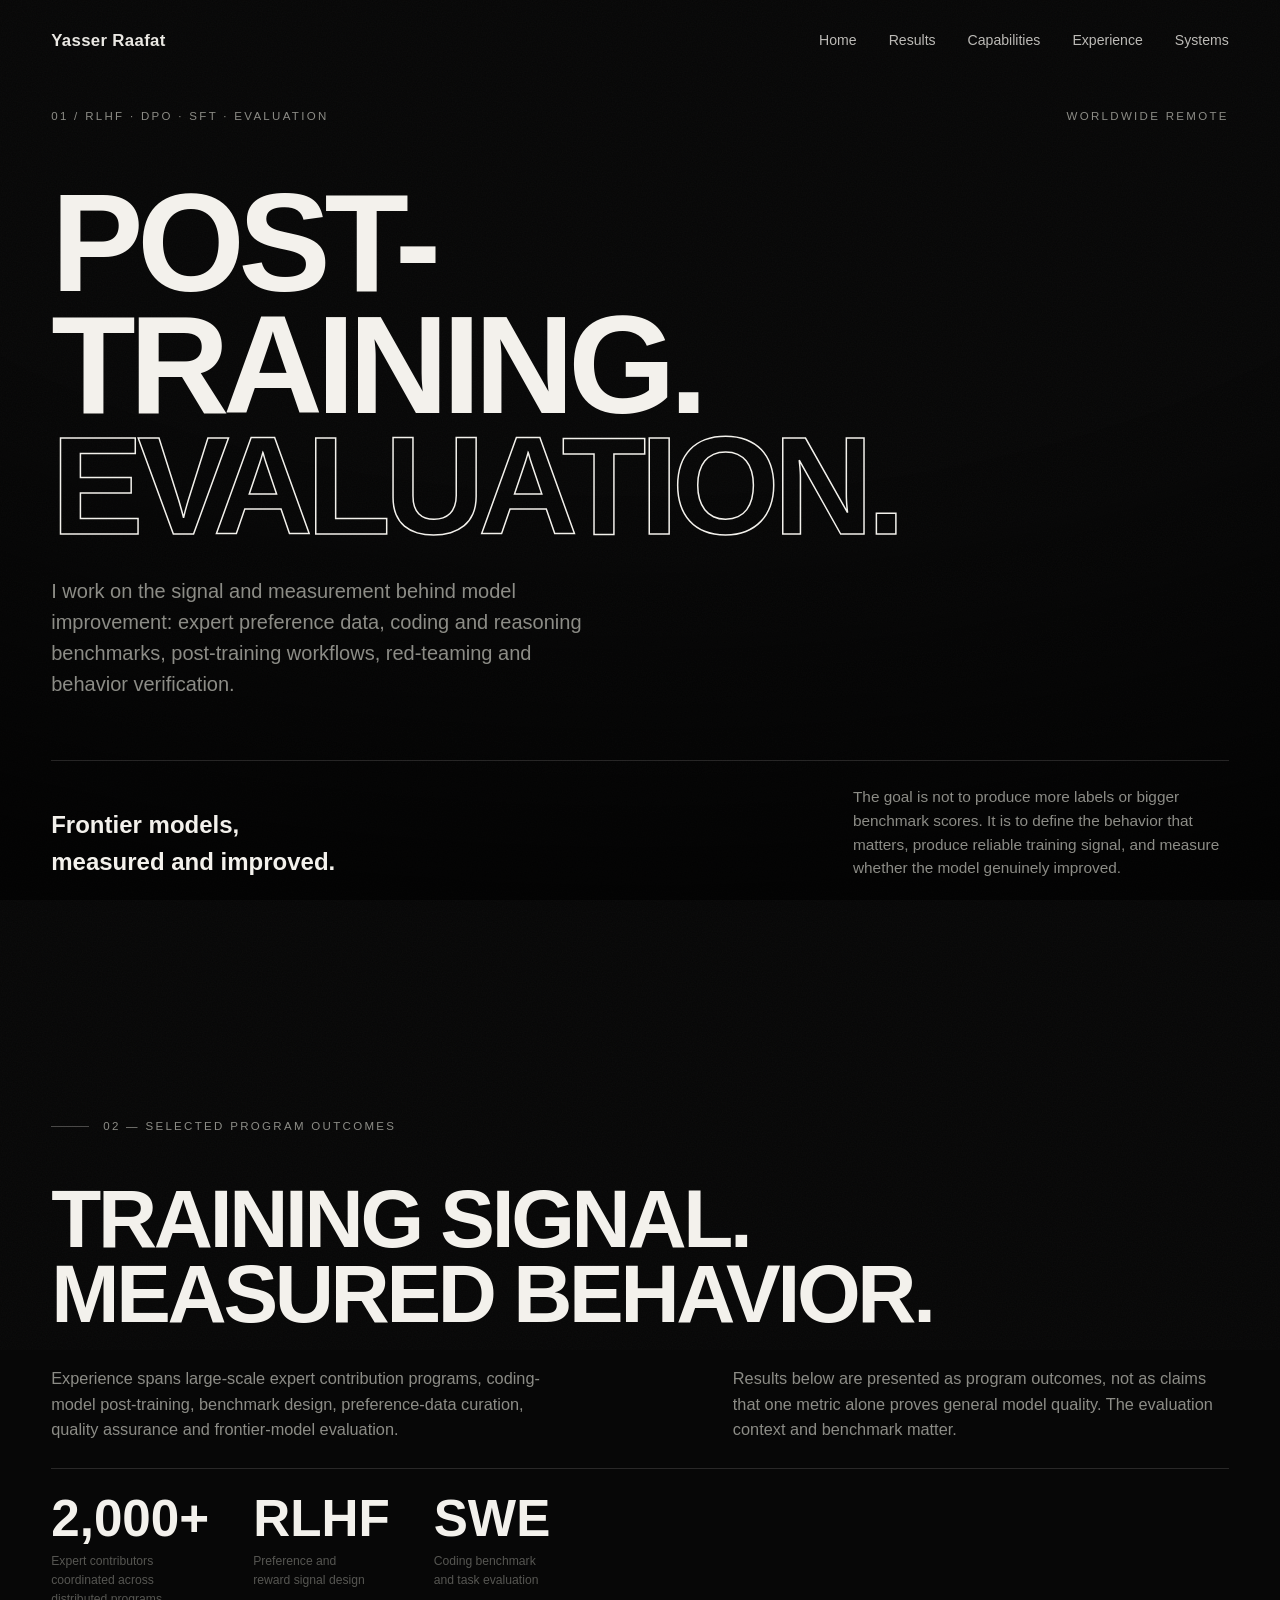
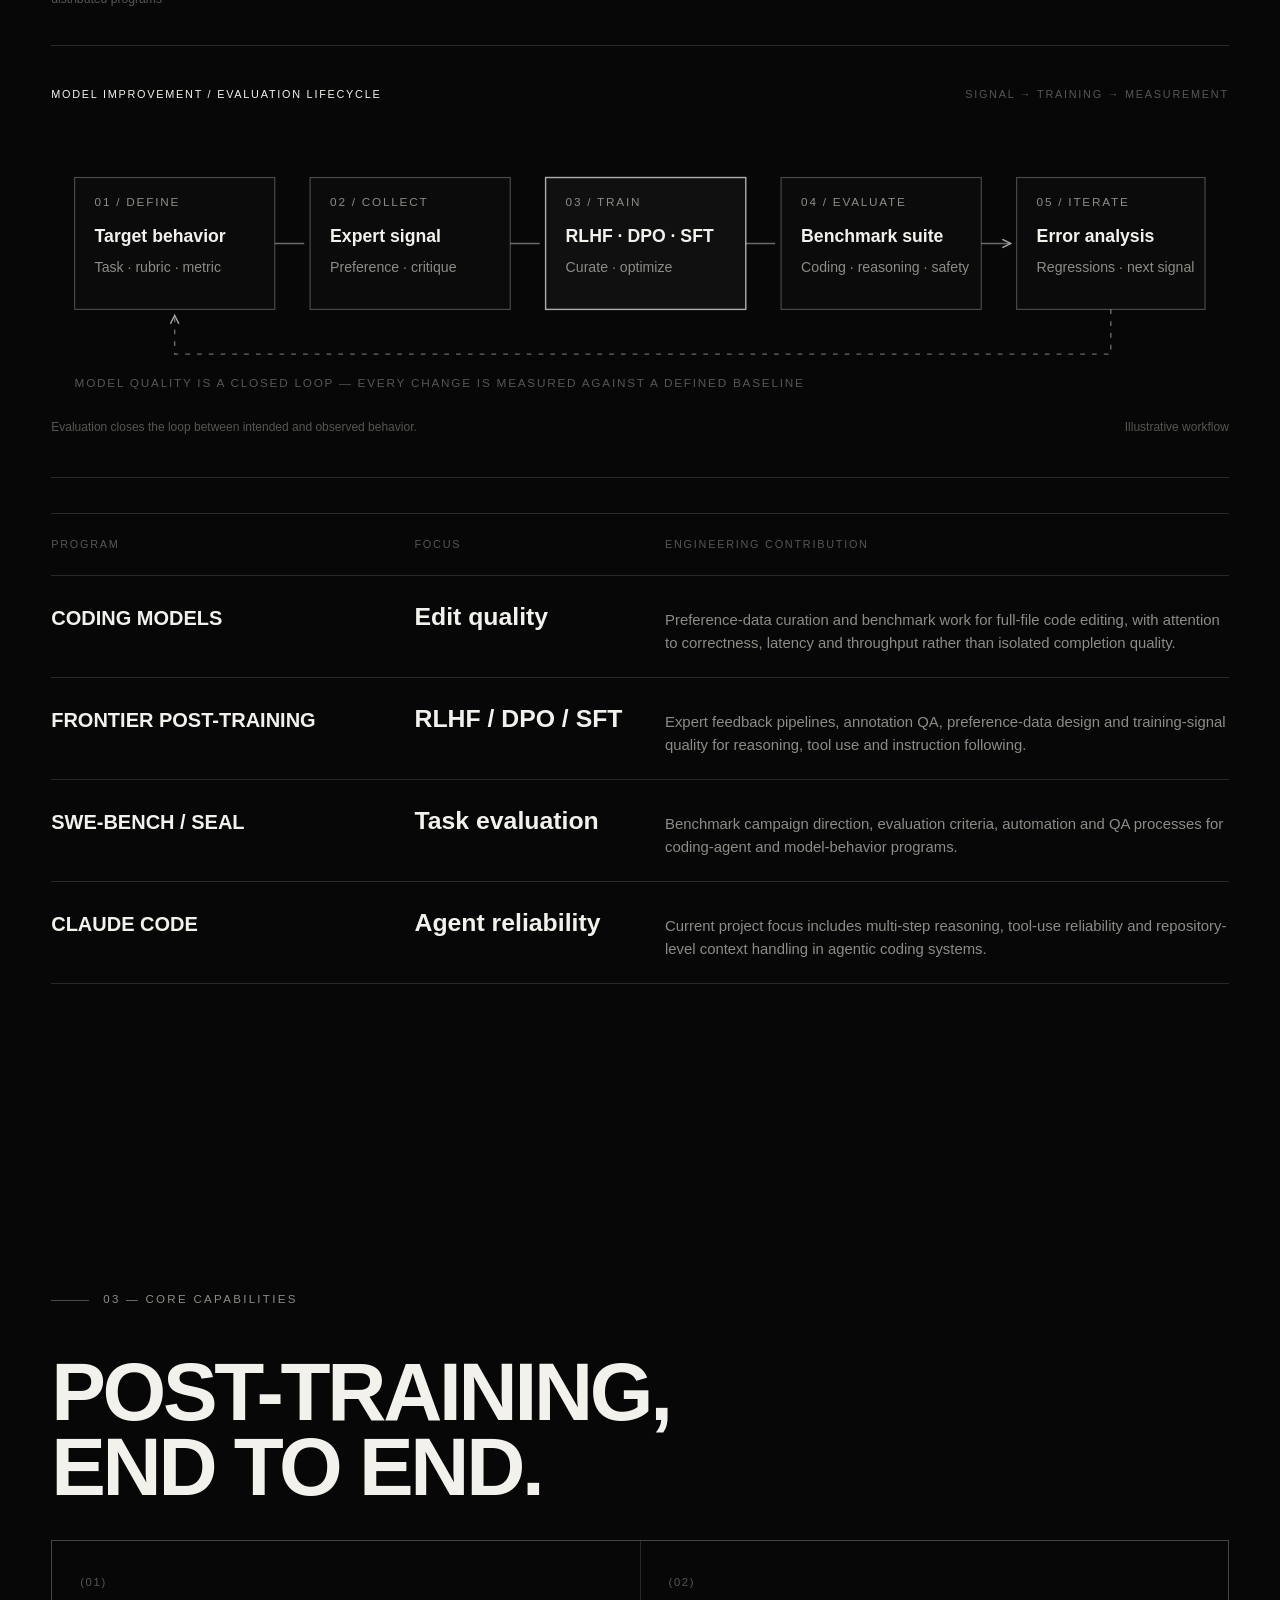
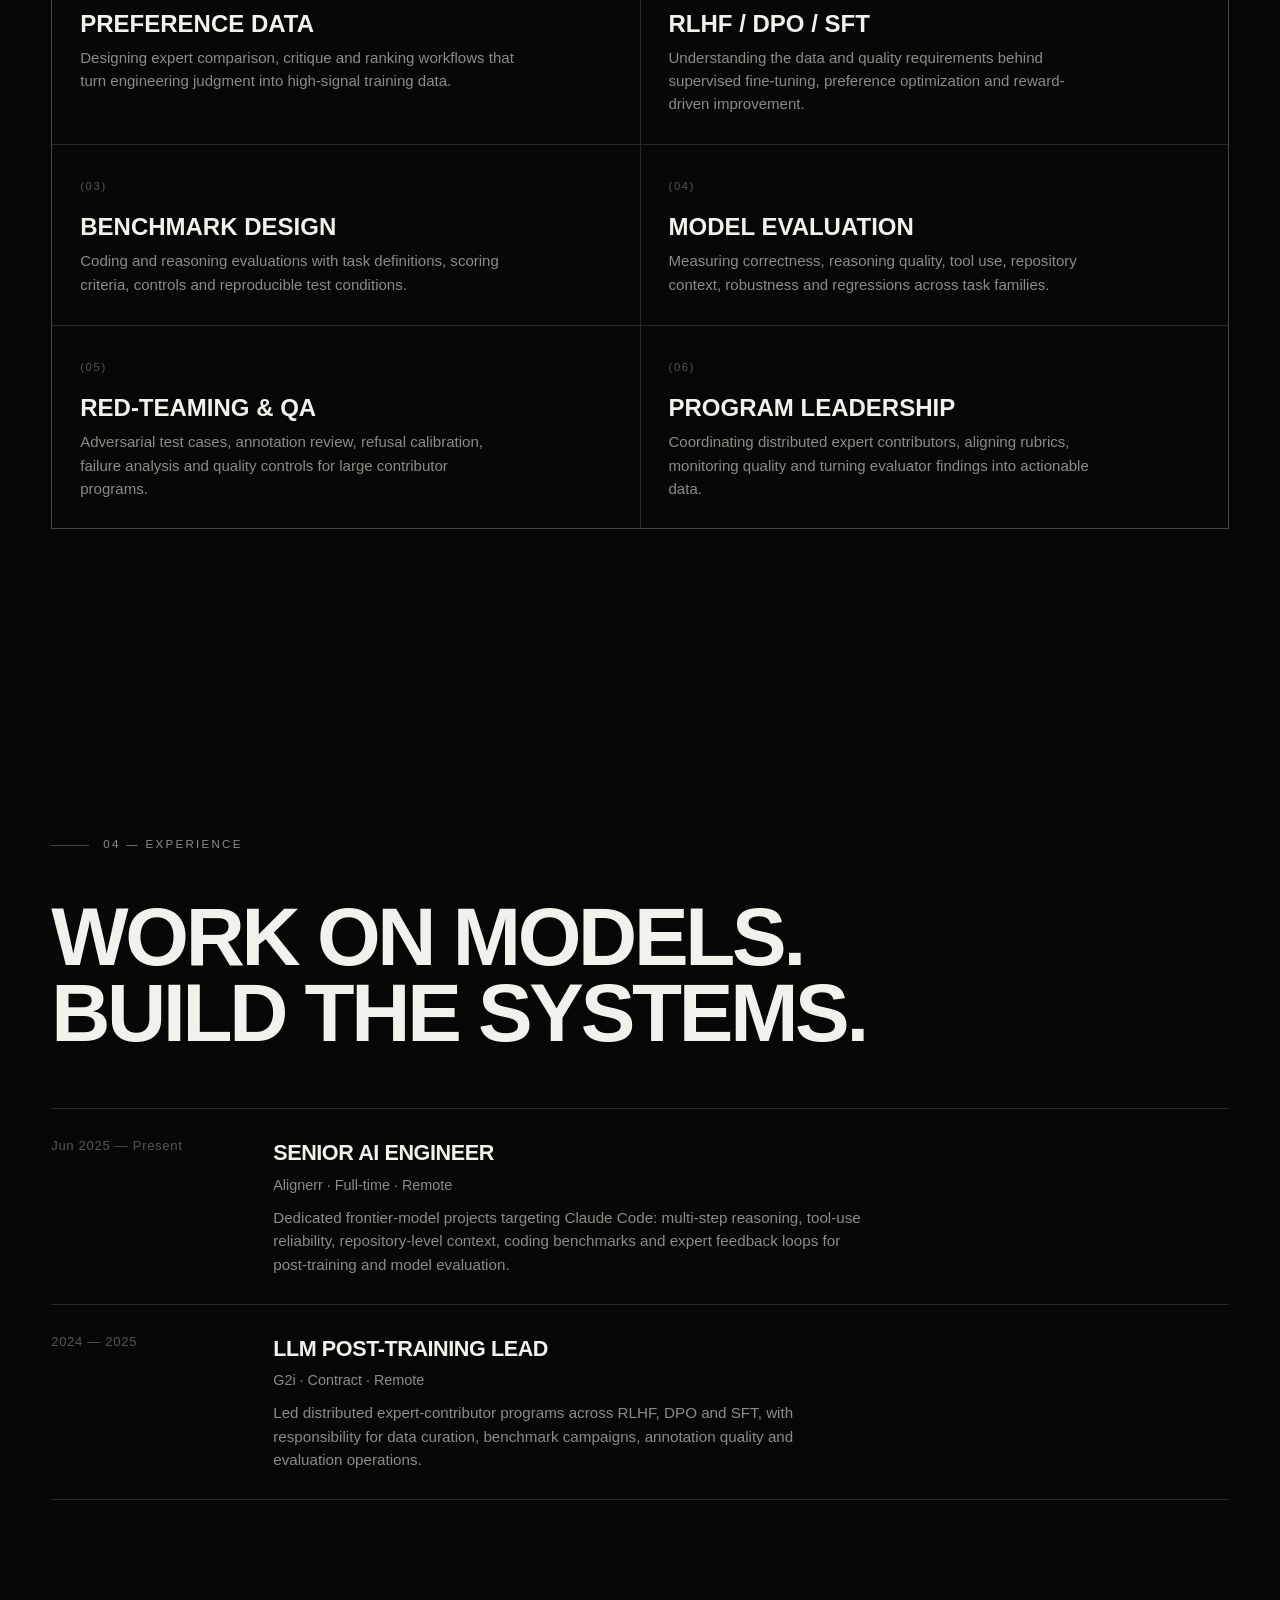
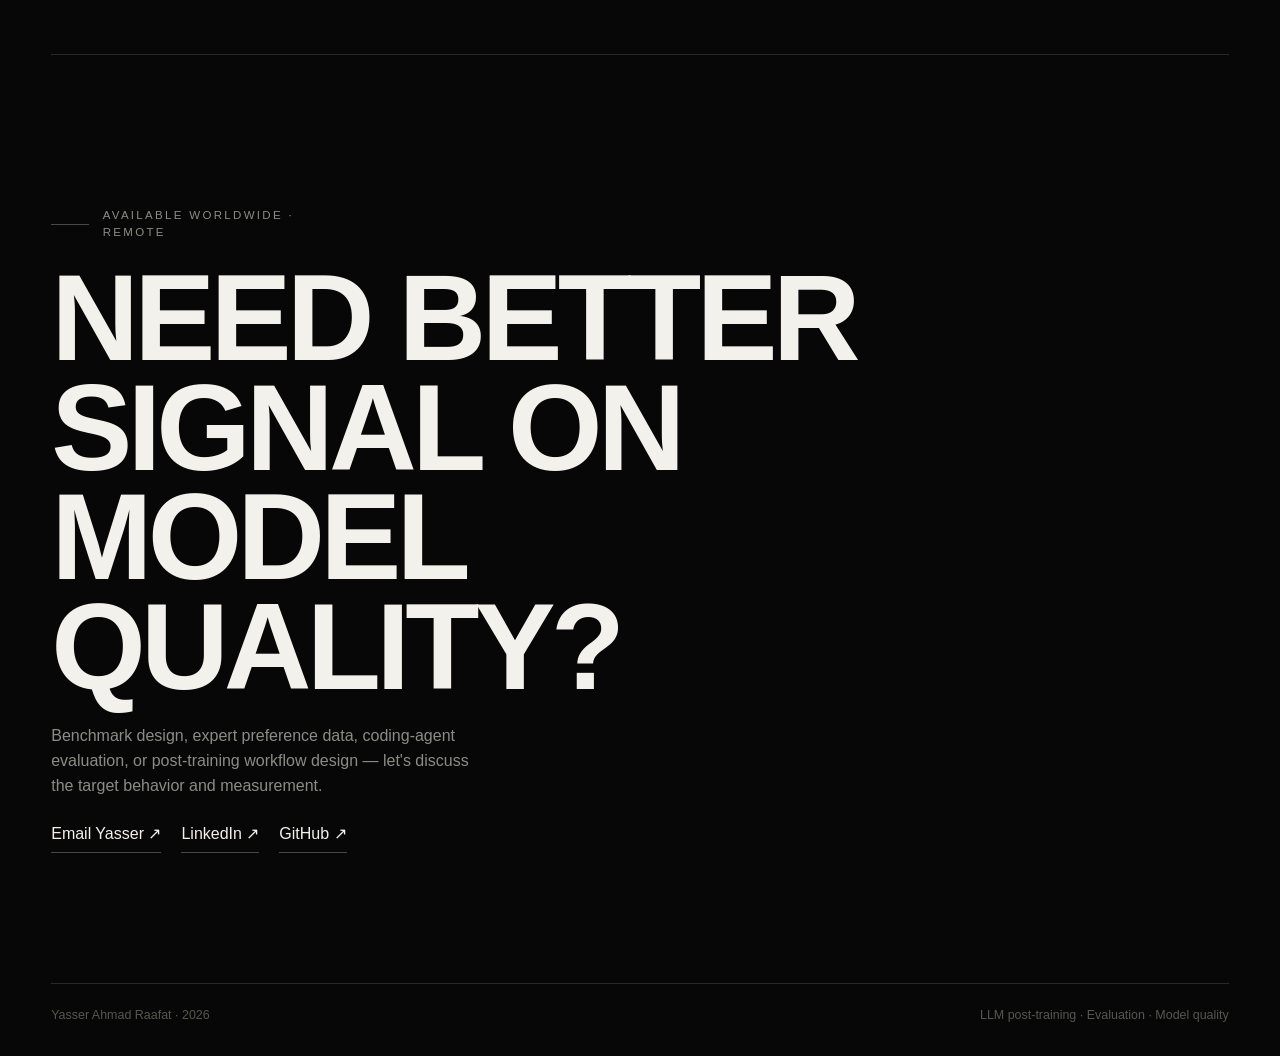
<file: eval/index.html>
<!doctype html><html lang="en" dir="ltr"><head>
<meta charset="utf-8"><meta name="viewport" content="width=device-width,initial-scale=1,viewport-fit=cover"><title>Yasser Raafat — LLM Post-Training &amp; Evaluation</title>
<meta name="description" content="Frontier-model post-training and evaluation: RLHF, DPO, SFT, coding benchmarks, expert preference data, red-teaming and model behavior evaluation."><meta name="theme-color" content="#070707"><meta name="color-scheme" content="dark"><meta property="og:type" content="website"><meta property="og:title" content="Yasser Raafat — LLM Post-Training &amp; Evaluation"><meta property="og:description" content="Model training signal, benchmark design and evaluation that measures behavior."><meta property="og:url" content="https://yasserra-fat.github.io/Portfolio/eval/"><link rel="canonical" href="https://yasserra-fat.github.io/Portfolio/eval/"><link rel="stylesheet" href="../site.css">
<script type="application/ld+json">{"@context":"https://schema.org","@type":"Person","name":"Yasser Ahmad Raafat","jobTitle":"LLM Post-Training and Evaluation Engineer","url":"https://yasserra-fat.github.io/Portfolio/eval/","sameAs":["https://www.linkedin.com/in/yasser-ahmed-raafat-592a2b164/","https://github.com/YasserRa-fat"],"knowsAbout":["RLHF","DPO","SFT","Coding Benchmarks","Model Evaluation","Red Teaming","Preference Data"]}</script></head>
<body><div class="grain" aria-hidden="true"></div><div class="vign" aria-hidden="true"></div><header class="topbar"><div class="wrap inner"><a class="brand" href="../">Yasser Raafat</a><nav class="nav"><a href="../">Home</a><a href="#results">Results</a><a href="#capabilities">Capabilities</a><a href="#experience">Experience</a><a href="../agentic/">Systems</a></nav></div></header>
<main><section class="hero wrap"><div class="topline"><span class="label">01 / RLHF · DPO · SFT · Evaluation</span><span class="label right">Worldwide remote</span></div><h1>Post-training.<br><span class="stroke">Evaluation.</span></h1><p class="lead">I work on the signal and measurement behind model improvement: expert preference data, coding and reasoning benchmarks, post-training workflows, red-teaming and behavior verification.</p><div class="meta"><div class="strong">Frontier models,<br>measured and improved.</div><div class="side">The goal is not to produce more labels or bigger benchmark scores. It is to define the behavior that matters, produce reliable training signal, and measure whether the model genuinely improved.</div></div></section>
<section class="content wrap" id="results"><p class="eyebrow">02 — Selected program outcomes</p><h2 class="section-title">Training signal.<br>Measured behavior.</h2><div class="intro-grid"><p>Experience spans large-scale expert contribution programs, coding-model post-training, benchmark design, preference-data curation, quality assurance and frontier-model evaluation.</p><p>Results below are presented as program outcomes, not as claims that one metric alone proves general model quality. The evaluation context and benchmark matter.</p></div>
<div class="statline"><div class="stat"><span class="v">2,000+</span><span class="k">Expert contributors coordinated across distributed programs</span></div><div class="stat"><span class="v">RLHF</span><span class="k">Preference and reward signal design</span></div><div class="stat"><span class="v">SWE</span><span class="k">Coding benchmark and task evaluation</span></div></div>
<div class="diagram-wrap"><div class="diagram-head"><strong>Model improvement / Evaluation lifecycle</strong><span>Signal → training → measurement</span></div><svg class="diagram diagram-desktop" viewBox="0 0 1000 240" role="img" aria-label="Model improvement lifecycle from behavior specification through data, training, benchmark evaluation and error analysis">
<defs><marker id="arre" markerWidth="8" markerHeight="8" refX="6" refY="3" orient="auto"><path d="M0,0 L6,3 L0,6" fill="none" stroke="#a7a7a0" stroke-width="1"/></marker></defs>
<rect class="node" x="20" y="48" width="170" height="112"/><text class="tiny muted" x="37" y="72">01 / DEFINE</text><text class="main" x="37" y="103">Target behavior</text><text class="small muted" x="37" y="128">Task · rubric · metric</text>
<rect class="node" x="220" y="48" width="170" height="112"/><text class="tiny muted" x="237" y="72">02 / COLLECT</text><text class="main" x="237" y="103">Expert signal</text><text class="small muted" x="237" y="128">Preference · critique</text>
<rect class="node-strong" x="420" y="48" width="170" height="112"/><text class="tiny muted" x="437" y="72">03 / TRAIN</text><text class="main" x="437" y="103">RLHF · DPO · SFT</text><text class="small muted" x="437" y="128">Curate · optimize</text>
<rect class="node" x="620" y="48" width="170" height="112"/><text class="tiny muted" x="637" y="72">04 / EVALUATE</text><text class="main" x="637" y="103">Benchmark suite</text><text class="small muted" x="637" y="128">Coding · reasoning · safety</text>
<rect class="node" x="820" y="48" width="160" height="112"/><text class="tiny muted" x="837" y="72">05 / ITERATE</text><text class="main" x="837" y="103">Error analysis</text><text class="small muted" x="837" y="128">Regressions · next signal</text>
<path class="line" marker-end="url(#arre)" d="M190 104H215 M390 104H415 M590 104H615 M790 104H815"/><path class="line dash" d="M900 160V198H105V165" marker-end="url(#arre)"/><text class="tiny dim" x="20" y="226">MODEL QUALITY IS A CLOSED LOOP — EVERY CHANGE IS MEASURED AGAINST A DEFINED BASELINE</text></svg>
<svg class="diagram diagram-mobile" viewBox="0 0 360 600" role="img" aria-label="Model quality improvement lifecycle vertical diagram">
<defs><marker id="arrem" markerWidth="8" markerHeight="8" refX="6" refY="3" orient="auto"><path d="M0,0 L6,3 L0,6" fill="none" stroke="#a7a7a0" stroke-width="1"/></marker></defs>
<rect class="node" x="18" y="12" width="324" height="74"/><text class="tiny muted" x="34" y="35">01 / DEFINE</text><text class="main" x="34" y="60">Target behavior · rubric · metric</text><path class="line" marker-end="url(#arrem)" d="M180 86V110"/>
<rect class="node" x="18" y="116" width="324" height="74"/><text class="tiny muted" x="34" y="139">02 / COLLECT</text><text class="main" x="34" y="164">Expert preference · critique</text><path class="line" marker-end="url(#arrem)" d="M180 190V214"/>
<rect class="node-strong" x="18" y="220" width="324" height="74"/><text class="tiny muted" x="34" y="243">03 / TRAIN</text><text class="main" x="34" y="268">RLHF · DPO · SFT</text><path class="line" marker-end="url(#arrem)" d="M180 294V318"/>
<rect class="node" x="18" y="324" width="324" height="74"/><text class="tiny muted" x="34" y="347">04 / EVALUATE</text><text class="main" x="34" y="372">Coding · reasoning · safety</text><path class="line" marker-end="url(#arrem)" d="M180 398V422"/>
<rect class="node" x="18" y="428" width="324" height="74"/><text class="tiny muted" x="34" y="451">05 / ITERATE</text><text class="main" x="34" y="476">Error analysis · next signal</text><path class="line dash" d="M180 502V545H40V555" marker-end="url(#arrem)"/><text class="tiny dim" x="18" y="585">CLOSED-LOOP MODEL IMPROVEMENT</text></svg><div class="diagram-caption"><span>Evaluation closes the loop between intended and observed behavior.</span><span>Illustrative workflow</span></div></div>
<div class="result-table"><div class="result-row head"><div>Program</div><div>Focus</div><div>Engineering contribution</div></div><div class="result-row"><div class="project">Coding models</div><div class="result">Edit quality</div><p>Preference-data curation and benchmark work for full-file code editing, with attention to correctness, latency and throughput rather than isolated completion quality.</p></div><div class="result-row"><div class="project">Frontier post-training</div><div class="result">RLHF / DPO / SFT</div><p>Expert feedback pipelines, annotation QA, preference-data design and training-signal quality for reasoning, tool use and instruction following.</p></div><div class="result-row"><div class="project">SWE-bench / SEAL</div><div class="result">Task evaluation</div><p>Benchmark campaign direction, evaluation criteria, automation and QA processes for coding-agent and model-behavior programs.</p></div><div class="result-row"><div class="project">Claude Code</div><div class="result">Agent reliability</div><p>Current project focus includes multi-step reasoning, tool-use reliability and repository-level context handling in agentic coding systems.</p></div></div></section>
<section class="content wrap" id="capabilities"><p class="eyebrow">03 — Core capabilities</p><h2 class="section-title">Post-training,<br>end to end.</h2><div class="cap-grid"><div class="cap"><span class="num">(01)</span><h3>Preference data</h3><p>Designing expert comparison, critique and ranking workflows that turn engineering judgment into high-signal training data.</p></div><div class="cap"><span class="num">(02)</span><h3>RLHF / DPO / SFT</h3><p>Understanding the data and quality requirements behind supervised fine-tuning, preference optimization and reward-driven improvement.</p></div><div class="cap"><span class="num">(03)</span><h3>Benchmark design</h3><p>Coding and reasoning evaluations with task definitions, scoring criteria, controls and reproducible test conditions.</p></div><div class="cap"><span class="num">(04)</span><h3>Model evaluation</h3><p>Measuring correctness, reasoning quality, tool use, repository context, robustness and regressions across task families.</p></div><div class="cap"><span class="num">(05)</span><h3>Red-teaming &amp; QA</h3><p>Adversarial test cases, annotation review, refusal calibration, failure analysis and quality controls for large contributor programs.</p></div><div class="cap"><span class="num">(06)</span><h3>Program leadership</h3><p>Coordinating distributed expert contributors, aligning rubrics, monitoring quality and turning evaluator findings into actionable data.</p></div></div></section>
<section class="content wrap" id="experience"><p class="eyebrow">04 — Experience</p><h2 class="section-title">Work on models.<br>Build the systems.</h2><div class="xp">
<div class="xp-row"><div class="xp-date">Jun 2025 — Present</div><div><div class="xp-role">Senior AI Engineer</div><div class="xp-org">Alignerr · Full-time · Remote</div><p>Dedicated frontier-model projects targeting Claude Code: multi-step reasoning, tool-use reliability, repository-level context, coding benchmarks and expert feedback loops for post-training and model evaluation.</p></div></div>
<div class="xp-row"><div class="xp-date">2024 — 2025</div><div><div class="xp-role">LLM Post-Training Lead</div><div class="xp-org">G2i · Contract · Remote</div><p>Led distributed expert-contributor programs across RLHF, DPO and SFT, with responsibility for data curation, benchmark campaigns, annotation quality and evaluation operations.</p></div></div>
</div></section>
<section class="cta wrap" id="contact"><p class="eyebrow">Available worldwide · Remote</p><h2>Need better signal on model quality?</h2><p>Benchmark design, expert preference data, coding-agent evaluation, or post-training workflow design — let's discuss the target behavior and measurement.</p><div class="links"><a href="mailto:yasserwork123@gmail.com">Email Yasser ↗</a><a href="https://www.linkedin.com/in/yasser-ahmed-raafat-592a2b164/" target="_blank" rel="noopener">LinkedIn ↗</a><a href="https://github.com/YasserRa-fat" target="_blank" rel="noopener">GitHub ↗</a></div></section></main>
<div class="wrap footer"><span>Yasser Ahmad Raafat · 2026</span><span>LLM post-training · Evaluation · Model quality</span></div></body></html>
</file>
<file: site.css>
@import url('https://api.fontshare.com/v2/css?f[]=clash-display@600,700&f[]=general-sans@400,500,600&display=swap');
:root{--bg:#070707;--fg:#f3f1ec;--muted:#8c8c86;--dim:#565652;--line:rgba(243,241,236,.14);--line2:rgba(243,241,236,.28);--ease:cubic-bezier(.19,1,.22,1);--max:1200px}
*{box-sizing:border-box}html{scroll-behavior:smooth;scroll-padding-top:86px;-webkit-font-smoothing:antialiased;text-rendering:optimizeLegibility}body{margin:0;background:var(--bg);color:var(--fg);font:400 16px/1.55 "General Sans",Arial,sans-serif;overflow-x:hidden}a{color:inherit;text-decoration:none}a:hover{color:var(--fg)}button,a{-webkit-tap-highlight-color:transparent}::selection{background:var(--fg);color:var(--bg)}:focus-visible{outline:2px solid var(--fg);outline-offset:4px}
.grain{position:fixed;inset:-50%;z-index:1;pointer-events:none;opacity:.035;background-image:url("data:image/svg+xml,%3Csvg xmlns='http://www.w3.org/2000/svg' width='160' height='160'%3E%3Cfilter id='n'%3E%3CfeTurbulence type='fractalNoise' baseFrequency='.8' numOctaves='2'/%3E%3C/filter%3E%3Crect width='100%25' height='100%25' filter='url(%23n)'/%3E%3C/svg%3E");animation:grain 7s steps(6) infinite}@keyframes grain{0%{transform:translate(0,0)}25%{transform:translate(-4%,3%)}50%{transform:translate(3%,-4%)}75%{transform:translate(-3%,4%)}100%{transform:translate(0,0)}}.vign{position:fixed;inset:0;z-index:1;pointer-events:none;background:radial-gradient(130% 100% at 50% 0%,transparent 55%,rgba(0,0,0,.58))}
.wrap{width:min(var(--max),calc(100% - clamp(40px,8vw,112px)));margin-inline:auto;position:relative;z-index:2}.label,.eyebrow{font-size:.72rem;letter-spacing:.2em;text-transform:uppercase;color:var(--muted);font-weight:500}.display{font-family:"Clash Display","Arial Narrow",Arial,sans-serif;font-weight:600;letter-spacing:-.035em;text-transform:uppercase}.topbar{position:fixed;inset:0 0 auto;z-index:30;mix-blend-mode:difference}.topbar .inner{height:82px;display:flex;align-items:center;justify-content:space-between;gap:20px}.brand{font-family:"Clash Display",Arial,sans-serif;font-weight:600;letter-spacing:.02em;font-size:1.05rem}.nav{display:flex;gap:32px;align-items:center;font-size:.88rem;color:var(--fg)}.nav a{opacity:.8;transition:opacity .25s}.nav a:hover{opacity:1}
.hero{min-height:100svh;display:flex;flex-direction:column;justify-content:flex-end;padding-top:120px;padding-bottom:clamp(44px,7vw,84px);position:relative}.hero .topline{position:absolute;top:clamp(118px,16vh,180px);left:0;right:0;display:flex;justify-content:space-between;gap:20px}.hero h1{font-family:"Clash Display","Arial Narrow",Arial,sans-serif;font-weight:600;letter-spacing:-.045em;line-height:.88;font-size:clamp(3.4rem,10.8vw,9.5rem);text-transform:uppercase;margin:0;max-width:13ch}.hero h1 .stroke{-webkit-text-stroke:1.5px var(--fg);color:transparent}.hero .lead{font-size:clamp(1rem,1.6vw,1.25rem);color:var(--muted);max-width:50ch;margin:28px 0 0}.hero .meta{display:flex;flex-wrap:wrap;align-items:flex-end;justify-content:space-between;gap:28px 48px;margin-top:clamp(32px,5vw,60px);padding-top:24px;border-top:1px solid var(--line)}.hero .meta .strong{font-family:"Clash Display",Arial,sans-serif;font-size:clamp(1.1rem,2vw,1.5rem);font-weight:600}.hero .meta .side{max-width:44ch;color:var(--muted);font-size:.96rem}
.paths{display:grid;grid-template-columns:1fr 1fr;gap:1px;border:1px solid var(--line);border-radius:14px;overflow:hidden;background:var(--line);margin-top:clamp(36px,6vw,68px)}.path{background:var(--bg);padding:clamp(26px,4vw,44px);min-height:260px;display:flex;flex-direction:column;gap:14px;transition:background .45s var(--ease)}.path:hover{background:#101010}.path .n{font-size:.7rem;color:var(--dim);letter-spacing:.18em;text-transform:uppercase}.path h2{font-family:"Clash Display",Arial,sans-serif;font-size:clamp(1.7rem,3.3vw,2.8rem);font-weight:600;line-height:.98;letter-spacing:-.025em;text-transform:uppercase;margin:0}.path p{color:var(--muted);font-size:.96rem;max-width:37ch;margin:0}.path .go{margin-top:auto;padding-top:18px;font-size:.9rem;font-weight:500;display:flex;gap:12px;align-items:center}.arrow{display:inline-block;transition:transform .4s var(--ease)}.path:hover .arrow{transform:translateX(7px)}
.foot{display:flex;flex-wrap:wrap;justify-content:space-between;gap:18px;align-items:center;border-top:1px solid var(--line);padding-top:22px;margin-top:clamp(40px,7vw,76px);color:var(--muted);font-size:.88rem}.foot .links{display:flex;gap:26px;flex-wrap:wrap}.foot a:hover{color:var(--fg)}
.marquee{position:relative;z-index:2;margin-top:clamp(40px,7vw,88px);padding:22px 0;overflow:hidden;white-space:nowrap;border-block:1px solid var(--line)}.marquee .track{display:inline-flex;align-items:center;animation:slide 30s linear infinite}.marquee span{font-family:"Clash Display",Arial,sans-serif;font-weight:600;text-transform:uppercase;font-size:clamp(1.35rem,3vw,2.3rem);padding:0 clamp(18px,2.5vw,34px)}.marquee .outline{-webkit-text-stroke:1px var(--line2);color:transparent}@keyframes slide{to{transform:translateX(-50%)}}
section.content{padding-block:clamp(78px,12vw,160px);position:relative;z-index:2}.eyebrow{display:flex;align-items:center;gap:14px;margin:0 0 clamp(25px,4vw,45px)}.eyebrow:before{content:"";width:38px;height:1px;background:var(--line2)}h2.section-title{font-family:"Clash Display",Arial,sans-serif;font-size:clamp(2.2rem,6.4vw,5.4rem);font-weight:600;letter-spacing:-.04em;line-height:.92;text-transform:uppercase;margin:0}.intro-grid{display:grid;grid-template-columns:1fr .82fr;gap:clamp(28px,6vw,90px);align-items:end;margin-top:35px}.intro-grid p{color:var(--muted);max-width:56ch;margin:0;font-size:1.02rem}.rule-list{border-top:1px solid var(--line);margin-top:clamp(40px,6vw,70px)}.rule-row{display:grid;grid-template-columns:72px minmax(180px,.8fr) 1.3fr;gap:clamp(16px,3vw,40px);align-items:baseline;padding:clamp(22px,3vw,34px) 0;border-bottom:1px solid var(--line)}.rule-row .idx{font-size:.76rem;color:var(--dim);letter-spacing:.1em}.rule-row h3{font-family:"Clash Display",Arial,sans-serif;font-size:clamp(1.25rem,2.4vw,2rem);font-weight:600;letter-spacing:-.02em;text-transform:uppercase;margin:0}.rule-row p{color:var(--muted);font-size:.96rem;margin:0;max-width:58ch}
.proof{display:grid;grid-template-columns:1fr .9fr;gap:clamp(30px,5vw,76px);align-items:start;margin-top:35px}.proof p{color:var(--muted);margin:0 0 16px;max-width:62ch}.statline{display:flex;flex-wrap:wrap;gap:28px 44px;padding-top:24px;margin-top:26px;border-top:1px solid var(--line)}.stat .v{font-family:"Clash Display",Arial,sans-serif;font-size:clamp(2rem,4vw,3.2rem);font-weight:600;line-height:1}.stat .k{display:block;margin-top:8px;color:var(--dim);font-size:.76rem;max-width:18ch}.xp{margin-top:clamp(34px,5vw,58px);border-top:1px solid var(--line)}.xp-row{display:grid;grid-template-columns:190px 1fr;gap:32px;padding:27px 0;border-bottom:1px solid var(--line)}.xp-date{font-size:.82rem;color:var(--dim);letter-spacing:.05em}.xp-role{font-family:"Clash Display",Arial,sans-serif;font-size:1.35rem;font-weight:600;text-transform:uppercase;letter-spacing:-.02em}.xp-org{color:var(--muted);font-size:.9rem;margin:4px 0 10px}.xp-row p{color:var(--muted);font-size:.95rem;margin:0;max-width:70ch}
.diagram-wrap{border-top:1px solid var(--line);border-bottom:1px solid var(--line);padding:clamp(22px,4vw,40px) 0;margin-top:36px}.diagram-head{display:flex;justify-content:space-between;gap:14px;align-items:center;margin-bottom:18px;color:var(--dim);font-size:.68rem;letter-spacing:.16em;text-transform:uppercase}.diagram-head strong{font-weight:500;color:var(--fg)}.diagram{width:100%;height:auto;display:block;overflow:visible}.diagram text{font-family:"General Sans",Arial,sans-serif;fill:var(--fg)}.diagram .muted{fill:var(--muted)}.diagram .dim{fill:var(--dim)}.diagram .line{stroke:rgba(243,241,236,.42);stroke-width:1.2;fill:none}.diagram .dash{stroke-dasharray:4 6}.diagram .node{fill:#0b0b0b;stroke:rgba(243,241,236,.28);stroke-width:1}.diagram .node-strong{fill:#101010;stroke:rgba(243,241,236,.7);stroke-width:1.2}.diagram .tiny{font-size:10px;letter-spacing:1.5px}.diagram .small{font-size:12px}.diagram .main{font-size:15px;font-weight:600}.diagram .big{font-size:18px;font-weight:600}.diagram-mobile{display:none}.diagram-caption{display:flex;justify-content:space-between;gap:16px;margin-top:15px;color:var(--dim);font-size:.75rem}.diagram-caption span:last-child{text-align:right}
.cap-grid{display:grid;grid-template-columns:1fr 1fr;gap:1px;background:var(--line);border:1px solid var(--line);margin-top:35px}.cap{background:var(--bg);padding:28px;min-height:180px}.cap .num{font-size:.7rem;letter-spacing:.15em;color:var(--dim)}.cap h3{font-family:"Clash Display",Arial,sans-serif;text-transform:uppercase;font-size:1.5rem;font-weight:600;line-height:1;margin:18px 0 10px}.cap p{font-size:.94rem;color:var(--muted);margin:0;max-width:52ch}
.result-table{border-top:1px solid var(--line);margin-top:35px}.result-row{display:grid;grid-template-columns:1.2fr .8fr 2fr;gap:25px;padding:22px 0;border-bottom:1px solid var(--line);align-items:baseline}.result-row.head{font-size:.68rem;letter-spacing:.16em;color:var(--dim);text-transform:uppercase}.result-row .project{font-family:"Clash Display",Arial,sans-serif;font-size:1.25rem;font-weight:600;text-transform:uppercase}.result-row .result{font-family:"Clash Display",Arial,sans-serif;font-size:1.55rem;font-weight:600}.result-row p{margin:0;color:var(--muted);font-size:.93rem}
.cta{border-top:1px solid var(--line);padding-block:clamp(70px,11vw,130px);position:relative;z-index:2}.cta h2{font-family:"Clash Display",Arial,sans-serif;font-size:clamp(2.6rem,9.5vw,8rem);font-weight:600;line-height:.9;letter-spacing:-.04em;text-transform:uppercase;margin:0;max-width:13ch}.cta p{color:var(--muted);max-width:48ch;margin:22px 0}.cta .links{display:flex;gap:20px;flex-wrap:wrap;margin-top:24px}.cta .links a{border-bottom:1px solid var(--line2);padding-bottom:5px}.footer{border-top:1px solid var(--line);padding:22px 0 30px;display:flex;justify-content:space-between;flex-wrap:wrap;gap:15px;color:var(--dim);font-size:.78rem;position:relative;z-index:2}
@media(max-width:760px){.wrap{width:calc(100% - 40px)}.topbar .inner{height:68px}.nav{gap:14px;font-size:.75rem}.hero{min-height:100svh;padding-top:115px}.hero .topline{top:100px}.hero h1{font-size:clamp(3.1rem,15vw,5.8rem)}.paths{grid-template-columns:1fr}.path{min-height:220px}.intro-grid,.proof{grid-template-columns:1fr}.rule-row{grid-template-columns:42px 1fr;gap:10px 16px}.rule-row p{grid-column:2}.xp-row{grid-template-columns:1fr;gap:8px}.cap-grid{grid-template-columns:1fr}.result-row{grid-template-columns:1fr;gap:6px}.result-row.head{display:none}.diagram-desktop{display:none}.diagram-mobile{display:block}.diagram-caption{font-size:.68rem}.diagram-caption span:last-child{max-width:45%}.hero .topline .right{display:none}}
@media(prefers-reduced-motion:reduce){*,*:before,*:after{animation:none!important;transition:none!important;scroll-behavior:auto!important}}

/* Landing page: preserve the original quiet two-track composition. */
.home-shell{min-height:100svh;display:flex;flex-direction:column}
.home-top{position:relative;mix-blend-mode:normal;z-index:2}
.home-top .inner{height:82px;display:flex;align-items:center;justify-content:space-between;border-bottom:0}
.home-mid{flex:1;display:flex;flex-direction:column;justify-content:center;padding-block:clamp(44px,7vh,78px)}
.home-intro{font-family:"Clash Display",Arial,sans-serif;font-weight:600;letter-spacing:-.025em;line-height:1.02;font-size:clamp(2.2rem,4.6vw,3.6rem);text-transform:uppercase;max-width:20ch;margin:0}
.home-intro .stroke{color:var(--dim);-webkit-text-stroke:0}
.home-lead{color:var(--muted);margin:20px 0 0;max-width:48ch;font-size:clamp(1rem,1.5vw,1.12rem)}
.home-paths{margin-top:clamp(34px,5vw,58px)}
.home-paths .path{min-height:220px}
.home-shell>.foot{margin-top:0;margin-bottom:24px}
/* Keep the section marker separate from the oversized hero headline. */
.hero .topline{top:clamp(105px,12vh,132px)}
.hero h1{margin-top:clamp(62px,7vh,84px)}
@media(max-width:760px){.home-top .inner{height:68px}.home-mid{padding-block:48px}.home-intro{font-size:clamp(2.1rem,8vw,3.2rem)}.home-paths{margin-top:32px}.hero .topline{top:90px}.hero h1{margin-top:54px}}
</file>
